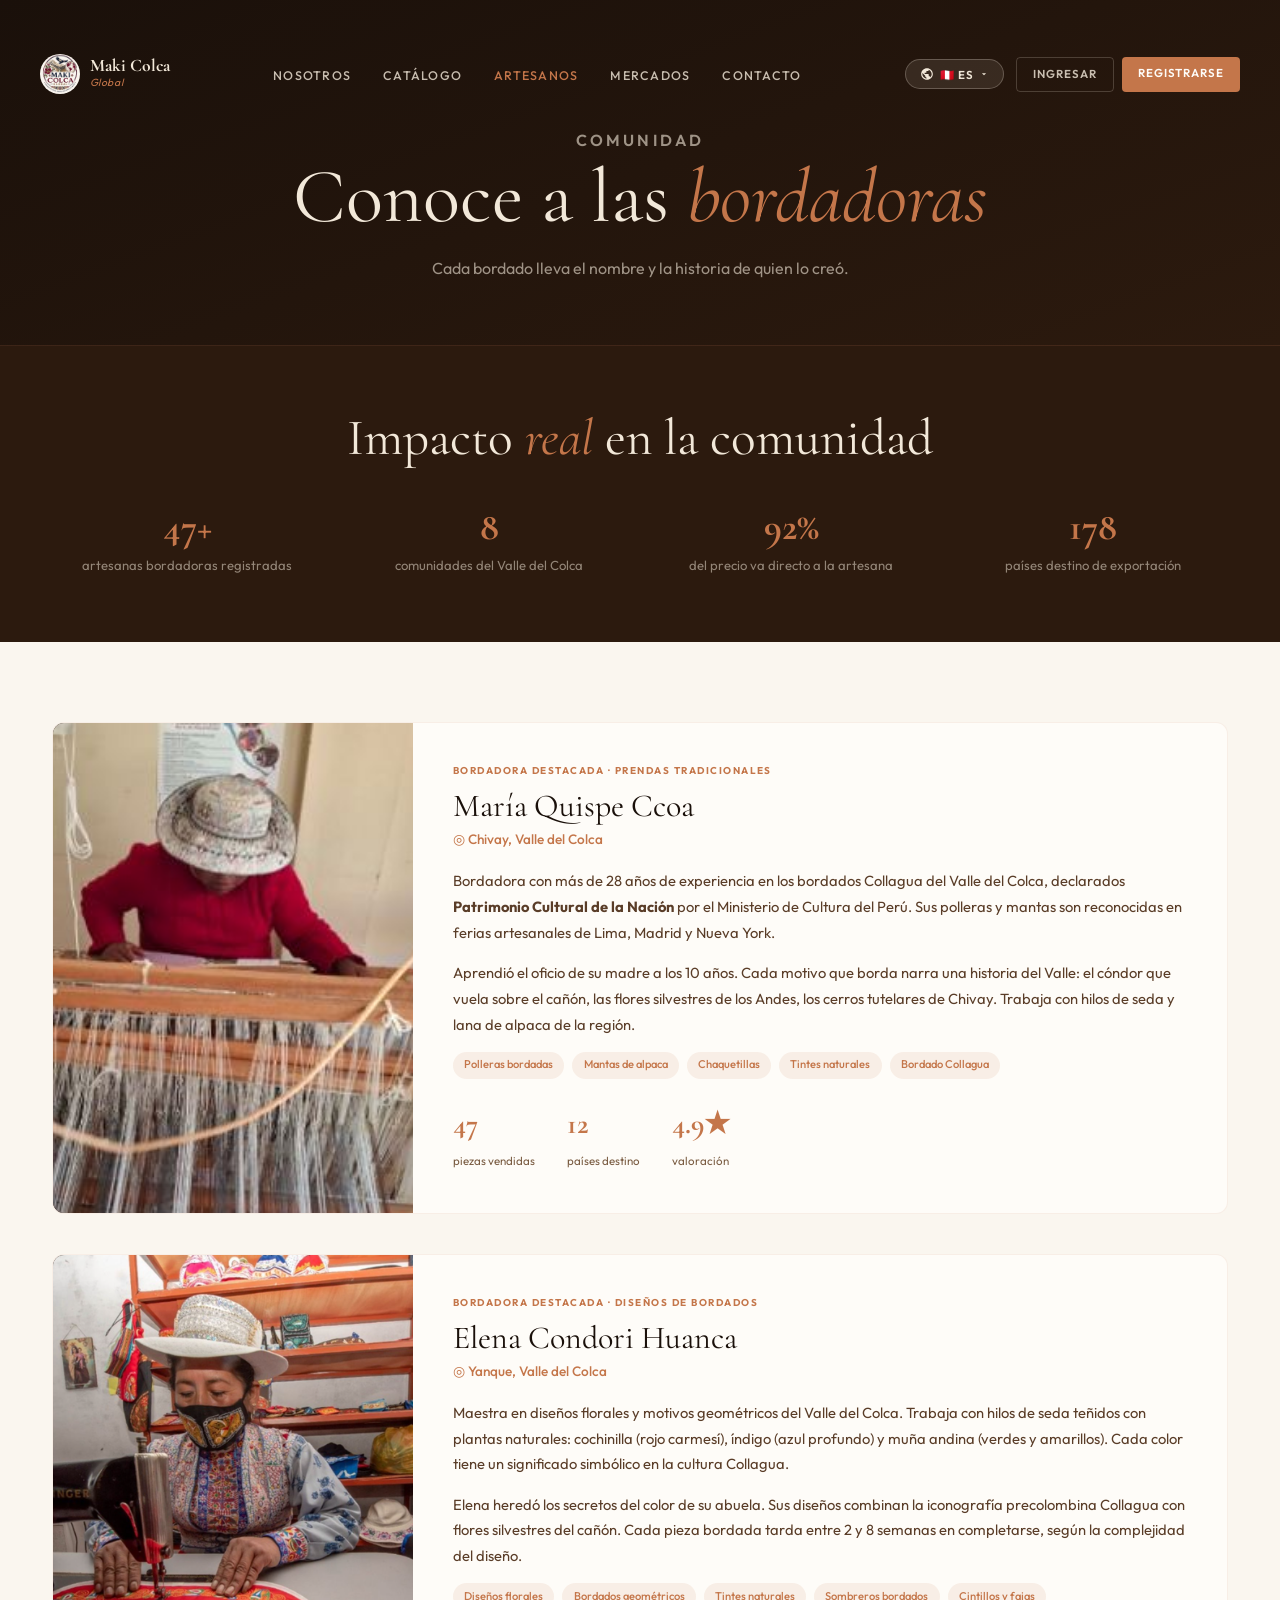
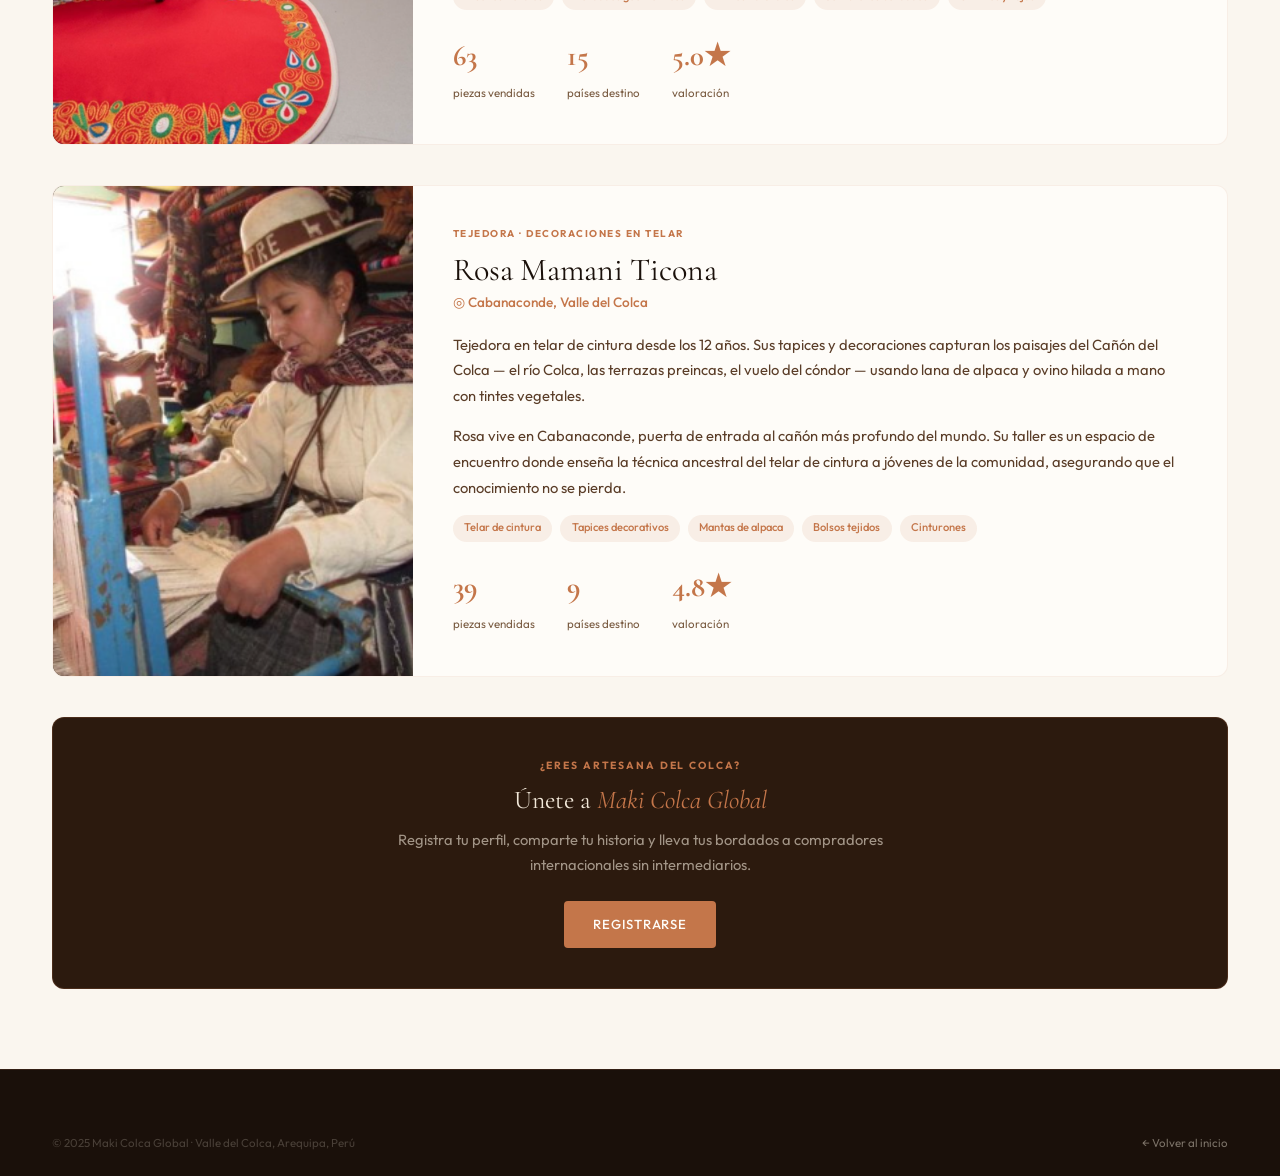
<file: pages/artesanos.html>
<!DOCTYPE html>
<html lang="es">
<head>
  <meta charset="UTF-8" />
  <meta name="viewport" content="width=device-width, initial-scale=1.0" />
  <title>Artesanas — Maki Colca Global</title>
  <link rel="stylesheet" href="../css/main.css" />
  <style>
    .page-header { background: linear-gradient(160deg,#1A100A,#2C1A0E); padding: 8rem 2.5rem 4rem; text-align: center; border-bottom: 1px solid rgba(196,118,74,.2); }
    .page-header h1 { color: var(--sand); margin-bottom: 1rem; }
    .page-header p  { color: rgba(242,232,217,.6); font-size: 1rem; max-width: 520px; margin: 0 auto; }
    .artisans-section { padding: 5rem 0; background: var(--sand-light); }

    .profile-grid { display: grid; grid-template-columns: 360px 1fr; gap: 0; background: var(--white); border-radius: var(--radius-lg); overflow: hidden; border: 1px solid rgba(196,118,74,.1); margin-bottom: 2.5rem; transition: box-shadow .3s; }
    .profile-grid:hover { box-shadow: 0 12px 48px rgba(196,118,74,.1); }
    .profile-img { position: relative; min-height: 320px; background: #2C1A0E; overflow: hidden; }
    .profile-img img { width:100%; height:100%; object-fit:cover; object-position:top; opacity:0; transition: opacity .5s ease; }
    .profile-img img.loaded { opacity:1; }
    .profile-body { padding: 2.5rem; }
    .profile-tag  { font-size:.62rem; font-weight:700; letter-spacing:.15em; text-transform:uppercase; color:var(--clay); display:block; margin-bottom:.6rem; }
    .profile-body h2 { font-size:2rem; margin-bottom:.3rem; }
    .profile-village { color:var(--clay); font-size:.85rem; font-weight:500; display:block; margin-bottom:1.1rem; }
    .profile-body p  { font-size:.92rem; color:#5a3d28; line-height:1.75; margin-bottom:.9rem; }
    .profile-skills  { display:flex; gap:.5rem; flex-wrap:wrap; margin-bottom:1.4rem; }
    .skill-tag { font-size:.7rem; padding:.28rem .7rem; background:rgba(196,118,74,.1); color:var(--clay); border-radius:20px; font-weight:500; }
    .profile-metrics { display:flex; gap:2rem; }
    .metric strong { display:block; font-family:var(--font-display); font-size:1.8rem; color:var(--clay); }
    .metric span   { font-size:.72rem; color:#7a5c42; }

    .impact-band { background:var(--bark); padding:4rem 0; text-align:center; }
    .impact-band h2 { color:var(--sand); margin-bottom:2.5rem; }
    .impact-grid { display:grid; grid-template-columns:repeat(4,1fr); gap:2rem; }
    .impact-item strong { display:block; font-family:var(--font-display); font-size:2.4rem; color:var(--clay); line-height:1; margin-bottom:.4rem; }
    .impact-item span   { font-size:.82rem; color:rgba(242,232,217,.52); }

    @media(max-width:900px){
      .profile-grid { grid-template-columns:1fr; }
      .profile-img  { min-height:240px; }
      .profile-body { padding:1.5rem; }
      .impact-grid  { grid-template-columns:repeat(2,1fr); }
    }
  </style>
</head>
<body class="page-enter">

<nav class="nav scrolled" id="nav">
  <div class="nav__logo">
    <a href="../index.html">
      <img class="nav__logo-img" src="../assets/logo.png" alt="Maki Colca Global" />
      <div class="nav__logo-text"><strong>Maki Colca</strong><span>Global</span></div>
    </a>
  </div>
  <ul class="nav__links">
    <li><a href="../index.html#nosotros" data-i18n="nav_nosotros">Nosotros</a></li>
    <li><a href="catalogo.html" data-i18n="nav_catalogo">Catálogo</a></li>
    <li><a href="#" class="active" data-i18n="nav_artesanos">Artesanos</a></li>
    <li><a href="../index.html#mercados" data-i18n="nav_mercados">Mercados</a></li>
    <li><a href="contacto.html" data-i18n="nav_contacto">Contacto</a></li>
  </ul>
  <div class="nav__right">
    <div class="lang-switcher">
      <button class="lang-btn">
        <svg viewBox="0 0 24 24" style="width:14px;height:14px;fill:currentColor"><path d="M12 2C6.48 2 2 6.48 2 12s4.48 10 10 10 10-4.48 10-10S17.52 2 12 2zm-1 17.93c-3.95-.49-7-3.85-7-7.93 0-.62.08-1.21.21-1.79L9 15v1c0 1.1.9 2 2 2v1.93zm6.9-2.54c-.26-.81-1-1.39-1.9-1.39h-1v-3c0-.55-.45-1-1-1H8v-2h2c.55 0 1-.45 1-1V7h2c1.1 0 2-.9 2-2v-.41c2.93 1.19 5 4.06 5 7.41 0 2.08-.8 3.97-2.1 5.39z"/></svg>
        <span class="lang-current">🇵🇪 ES</span>
        <svg viewBox="0 0 24 24" style="width:10px;height:10px;fill:currentColor"><path d="M7 10l5 5 5-5z"/></svg>
      </button>
      <div class="lang-dropdown">
        <div class="lang-option selected" data-lang="es"><span class="flag">🇵🇪</span> Español</div>
        <div class="lang-option" data-lang="fr"><span class="flag">🇫🇷</span> Français</div>
        <div class="lang-option" data-lang="de"><span class="flag">🇩🇪</span> Deutsch</div>
        <div class="lang-option" data-lang="en"><span class="flag">🇬🇧</span> English</div>
      </div>
    </div>
    <div class="nav__auth">
      <a href="login.html" class="login-btn" data-i18n="nav_login">Ingresar</a>
      <a href="register.html" class="register-btn" data-i18n="nav_register">Registrarse</a>
    </div>
  </div>
  <button class="nav__burger" id="navBurger" aria-label="Menú"><span></span><span></span><span></span></button>
</nav>

<div class="page-header">
  <p class="label label--center" data-i18n="art_label">Comunidad</p>
  <h1 data-i18n="art_title">Conoce a las <em>bordadoras</em></h1>
  <p data-i18n="art_desc">Cada bordado lleva el nombre y la historia de quien lo creó. Transparencia total desde el origen hasta tu hogar.</p>
</div>

<!-- IMPACT -->
<div class="impact-band">
  <div class="container">
    <h2 class="reveal">Impacto <em>real</em> en la comunidad</h2>
    <div class="impact-grid">
      <div class="impact-item reveal"><strong>47+</strong><span>artesanas bordadoras registradas</span></div>
      <div class="impact-item reveal"><strong>8</strong><span>comunidades del Valle del Colca</span></div>
      <div class="impact-item reveal"><strong>92%</strong><span>del precio va directo a la artesana</span></div>
      <div class="impact-item reveal"><strong>178</strong><span>países destino de exportación</span></div>
    </div>
  </div>
</div>

<section class="artisans-section">
  <div class="container">

    <!-- ARTESANA 1 -->
    <div class="profile-grid reveal">
      <div class="profile-img">
        <img data-src="../img/Artesano1.png" alt="María Quispe Ccoa" />
      </div>
      <div class="profile-body">
        <span class="profile-tag">Bordadora destacada · Prendas Tradicionales</span>
        <h2>María Quispe Ccoa</h2>
        <span class="profile-village">◎ Chivay, Valle del Colca</span>
        <p>Bordadora con más de 28 años de experiencia en los bordados Collagua del Valle del Colca, declarados <strong>Patrimonio Cultural de la Nación</strong> por el Ministerio de Cultura del Perú. Sus polleras y mantas son reconocidas en ferias artesanales de Lima, Madrid y Nueva York.</p>
        <p>Aprendió el oficio de su madre a los 10 años. Cada motivo que borda narra una historia del Valle: el cóndor que vuela sobre el cañón, las flores silvestres de los Andes, los cerros tutelares de Chivay. Trabaja con hilos de seda y lana de alpaca de la región.</p>
        <div class="profile-skills">
          <span class="skill-tag">Polleras bordadas</span>
          <span class="skill-tag">Mantas de alpaca</span>
          <span class="skill-tag">Chaquetillas</span>
          <span class="skill-tag">Tintes naturales</span>
          <span class="skill-tag">Bordado Collagua</span>
        </div>
        <div class="profile-metrics">
          <div class="metric"><strong>47</strong><span>piezas vendidas</span></div>
          <div class="metric"><strong>12</strong><span>países destino</span></div>
          <div class="metric"><strong>4.9★</strong><span>valoración</span></div>
        </div>
      </div>
    </div>

    <!-- ARTESANA 2 -->
    <div class="profile-grid reveal">
      <div class="profile-img">
        <img data-src="../img/Artesano2.png" alt="Elena Condori Huanca" />
      </div>
      <div class="profile-body">
        <span class="profile-tag">Bordadora destacada · Diseños de Bordados</span>
        <h2>Elena Condori Huanca</h2>
        <span class="profile-village">◎ Yanque, Valle del Colca</span>
        <p>Maestra en diseños florales y motivos geométricos del Valle del Colca. Trabaja con hilos de seda teñidos con plantas naturales: cochinilla (rojo carmesí), índigo (azul profundo) y muña andina (verdes y amarillos). Cada color tiene un significado simbólico en la cultura Collagua.</p>
        <p>Elena heredó los secretos del color de su abuela. Sus diseños combinan la iconografía precolombina Collagua con flores silvestres del cañón. Cada pieza bordada tarda entre 2 y 8 semanas en completarse, según la complejidad del diseño.</p>
        <div class="profile-skills">
          <span class="skill-tag">Diseños florales</span>
          <span class="skill-tag">Bordados geométricos</span>
          <span class="skill-tag">Tintes naturales</span>
          <span class="skill-tag">Sombreros bordados</span>
          <span class="skill-tag">Cintillos y fajas</span>
        </div>
        <div class="profile-metrics">
          <div class="metric"><strong>63</strong><span>piezas vendidas</span></div>
          <div class="metric"><strong>15</strong><span>países destino</span></div>
          <div class="metric"><strong>5.0★</strong><span>valoración</span></div>
        </div>
      </div>
    </div>

    <!-- ARTESANA 3 -->
    <div class="profile-grid reveal">
      <div class="profile-img">
        <img data-src="../img/Artesano3.png" alt="Rosa Mamani Ticona" />
      </div>
      <div class="profile-body">
        <span class="profile-tag">Tejedora · Decoraciones en Telar</span>
        <h2>Rosa Mamani Ticona</h2>
        <span class="profile-village">◎ Cabanaconde, Valle del Colca</span>
        <p>Tejedora en telar de cintura desde los 12 años. Sus tapices y decoraciones capturan los paisajes del Cañón del Colca — el río Colca, las terrazas preincas, el vuelo del cóndor — usando lana de alpaca y ovino hilada a mano con tintes vegetales.</p>
        <p>Rosa vive en Cabanaconde, puerta de entrada al cañón más profundo del mundo. Su taller es un espacio de encuentro donde enseña la técnica ancestral del telar de cintura a jóvenes de la comunidad, asegurando que el conocimiento no se pierda.</p>
        <div class="profile-skills">
          <span class="skill-tag">Telar de cintura</span>
          <span class="skill-tag">Tapices decorativos</span>
          <span class="skill-tag">Mantas de alpaca</span>
          <span class="skill-tag">Bolsos tejidos</span>
          <span class="skill-tag">Cinturones</span>
        </div>
        <div class="profile-metrics">
          <div class="metric"><strong>39</strong><span>piezas vendidas</span></div>
          <div class="metric"><strong>9</strong><span>países destino</span></div>
          <div class="metric"><strong>4.8★</strong><span>valoración</span></div>
        </div>
      </div>
    </div>

    <!-- CTA para artesanas -->
    <div class="reveal" style="background:var(--bark);border-radius:var(--radius-lg);padding:2.5rem;text-align:center;margin-top:1rem;border:1px solid rgba(196,118,74,.2)">
      <p style="font-size:.65rem;font-weight:700;letter-spacing:.18em;text-transform:uppercase;color:var(--clay);margin-bottom:.75rem">¿Eres artesana del Colca?</p>
      <h3 style="color:var(--sand);font-size:1.6rem;margin-bottom:.75rem">Únete a <em>Maki Colca Global</em></h3>
      <p style="color:rgba(242,232,217,.6);font-size:.92rem;max-width:500px;margin:0 auto 1.5rem;line-height:1.7">Registra tu perfil, comparte tu historia y lleva tus bordados a compradores internacionales sin intermediarios.</p>
      <a href="register.html" class="btn btn--primary" data-i18n="nav_register">Registrarse como artesana</a>
    </div>

  </div>
</section>

<footer class="footer">
  <div class="container">
    <div class="footer__bottom" style="border-top:none;padding-top:0">
      <p data-i18n="footer_copy">© 2025 Maki Colca Global · Valle del Colca, Arequipa, Perú</p>
      <p><a href="../index.html" style="color:rgba(242,232,217,.45)">← Volver al inicio</a></p>
    </div>
  </div>
</footer>

<script src="../js/translations.js"></script>
<script src="../js/app.js"></script>
</body>
</html>
</file>
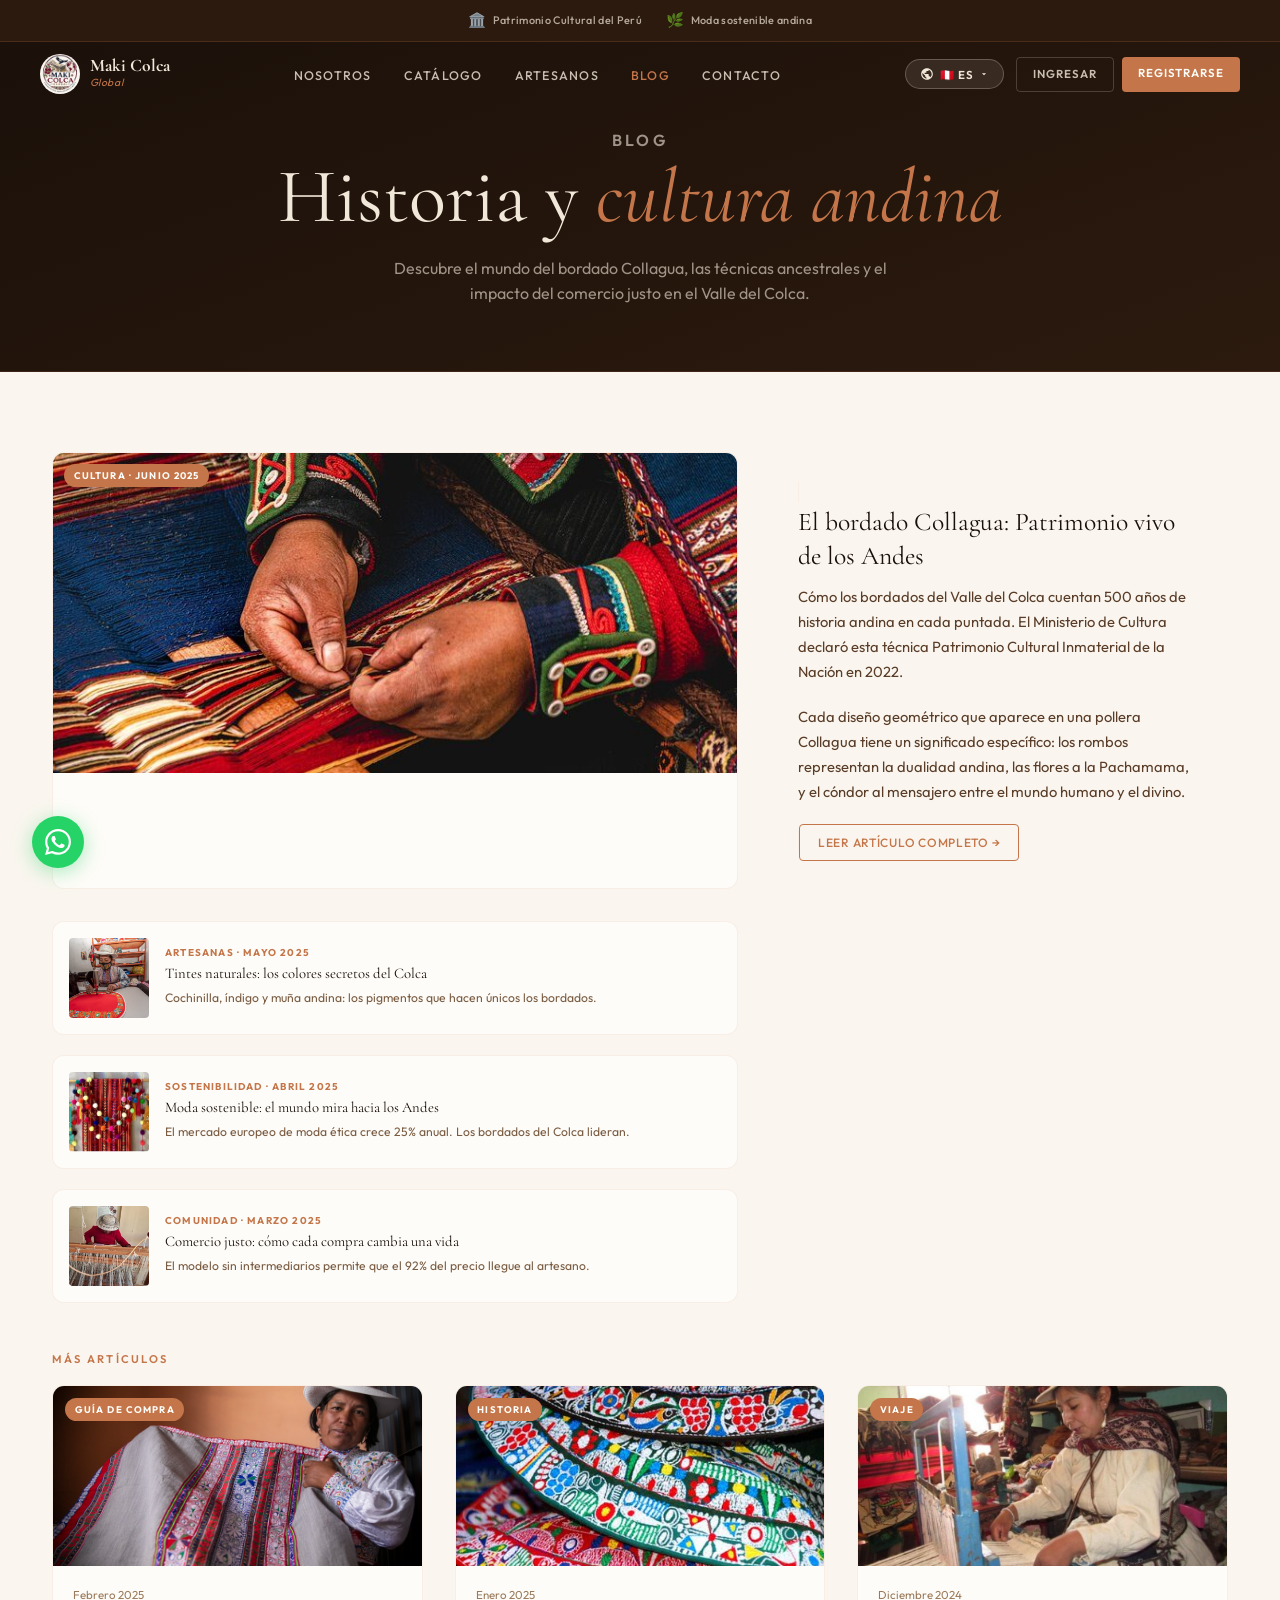
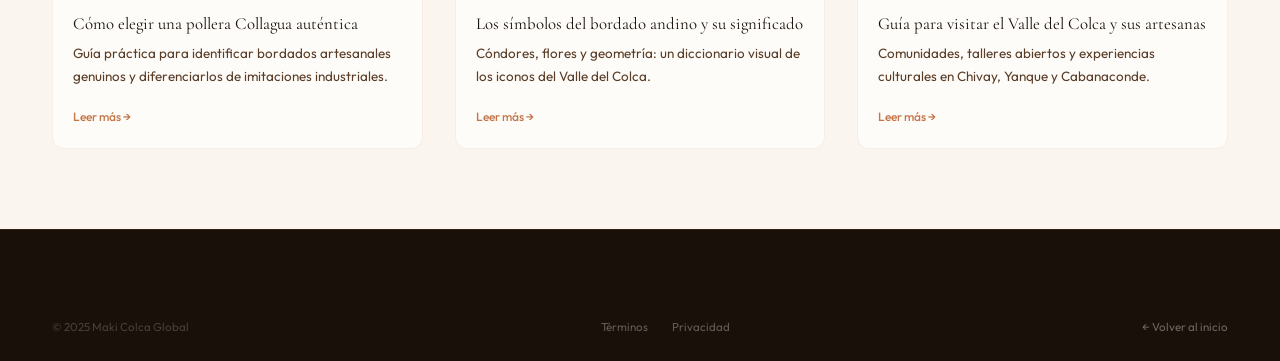
<file: pages/blog.html>
<!DOCTYPE html>
<html lang="es">
<head>
  <meta charset="UTF-8" /><meta name="viewport" content="width=device-width, initial-scale=1.0" />
  <title>Blog — Maki Colca Global</title>
  <meta name="description" content="Historia, cultura andina y sostenibilidad. Descubre el mundo del bordado Collagua del Valle del Colca, Perú." />
  <link rel="stylesheet" href="../css/main.css" />
  <style>
    .page-header{background:linear-gradient(160deg,#1A100A,#2C1A0E);padding:8rem 2.5rem 4rem;text-align:center;border-bottom:1px solid rgba(196,118,74,.2)}
    .page-header h1{color:var(--sand);margin-bottom:1rem}
    .page-header p{color:rgba(242,232,217,.6);font-size:1rem;max-width:500px;margin:0 auto}
    .blog-section{padding:5rem 0;background:var(--sand-light)}
    .blog-featured{display:grid;grid-template-columns:1.5fr 1fr;gap:2rem;margin-bottom:3rem}
    .blog-featured-card{border-radius:var(--radius-lg);overflow:hidden;background:var(--white);border:1px solid rgba(196,118,74,.1);transition:all .3s var(--ease)}
    .blog-featured-card:hover{transform:translateY(-3px);box-shadow:var(--shadow-md)}
    .blog-featured-card__img{height:320px;background:#2C1A0E;overflow:hidden;position:relative}
    .blog-featured-card__img img{width:100%;height:100%;object-fit:cover;opacity:0;transition:opacity .5s}
    .blog-featured-card__img img.loaded{opacity:1}
    .blog-featured-card__body{padding:1.75rem}
    .blog-featured-card__body .blog-card__cat{display:inline-block;font-size:.6rem;font-weight:700;letter-spacing:.12em;text-transform:uppercase;background:var(--clay);color:var(--white);padding:.25rem .6rem;border-radius:20px;margin-bottom:.75rem}
    .blog-featured-card__body h2{font-size:1.6rem;margin-bottom:.75rem;line-height:1.3}
    .blog-featured-card__body p{font-size:.92rem;color:#5a3d28;line-height:1.7;margin-bottom:1.25rem}
    .blog-side{display:flex;flex-direction:column;gap:1.25rem}
    .blog-side-card{display:flex;gap:1rem;background:var(--white);border-radius:var(--radius-lg);overflow:hidden;border:1px solid rgba(196,118,74,.1);padding:1rem;transition:all .3s var(--ease)}
    .blog-side-card:hover{transform:translateX(3px);box-shadow:var(--shadow-sm)}
    .blog-side-card__img{width:80px;height:80px;border-radius:var(--radius);background:#2C1A0E;overflow:hidden;flex-shrink:0}
    .blog-side-card__img img{width:100%;height:100%;object-fit:cover;opacity:0;transition:opacity .5s}
    .blog-side-card__img img.loaded{opacity:1}
    .blog-side-card__body h3{font-size:.92rem;margin-bottom:.3rem;line-height:1.3}
    .blog-side-card__body p{font-size:.78rem;color:#7a5c42}
    @media(max-width:768px){.blog-featured{grid-template-columns:1fr}}
  </style>
</head>
<body class="page-enter">

<div class="trust-bar"><div class="trust-bar__inner"><div class="trust-item"><span>🏛️</span><span>Patrimonio Cultural del Perú</span></div><div class="trust-item"><span>🌿</span><span>Moda sostenible andina</span></div></div></div>

<nav class="nav scrolled" id="nav">
  <div class="nav__logo"><a href="../index.html"><img class="nav__logo-img" src="../assets/logo.png" alt="Maki Colca Global" /><div class="nav__logo-text"><strong>Maki Colca</strong><span>Global</span></div></a></div>
  <ul class="nav__links">
    <li><a href="../index.html#nosotros" data-i18n="nav_nosotros">Nosotros</a></li>
    <li><a href="catalogo.html" data-i18n="nav_catalogo">Catálogo</a></li>
    <li><a href="artesanos.html" data-i18n="nav_artesanos">Artesanos</a></li>
    <li><a href="#" class="active" data-i18n="nav_blog">Blog</a></li>
    <li><a href="contacto.html" data-i18n="nav_contacto">Contacto</a></li>
  </ul>
  <div class="nav__right">
    <div class="lang-switcher"><button class="lang-btn"><svg viewBox="0 0 24 24" style="width:14px;height:14px;fill:currentColor"><path d="M12 2C6.48 2 2 6.48 2 12s4.48 10 10 10 10-4.48 10-10S17.52 2 12 2zm-1 17.93c-3.95-.49-7-3.85-7-7.93 0-.62.08-1.21.21-1.79L9 15v1c0 1.1.9 2 2 2v1.93zm6.9-2.54c-.26-.81-1-1.39-1.9-1.39h-1v-3c0-.55-.45-1-1-1H8v-2h2c.55 0 1-.45 1-1V7h2c1.1 0 2-.9 2-2v-.41c2.93 1.19 5 4.06 5 7.41 0 2.08-.8 3.97-2.1 5.39z"/></svg><span class="lang-current">🇵🇪 ES</span><svg viewBox="0 0 24 24" style="width:10px;height:10px;fill:currentColor"><path d="M7 10l5 5 5-5z"/></svg></button><div class="lang-dropdown"><div class="lang-option selected" data-lang="es"><span class="flag">🇵🇪</span> Español</div><div class="lang-option" data-lang="fr"><span class="flag">🇫🇷</span> Français</div><div class="lang-option" data-lang="de"><span class="flag">🇩🇪</span> Deutsch</div><div class="lang-option" data-lang="en"><span class="flag">🇬🇧</span> English</div></div></div>
    <div class="nav__auth"><a href="login.html" class="login-btn" data-i18n="nav_login">Ingresar</a><a href="register.html" class="register-btn" data-i18n="nav_register">Registrarse</a></div>
  </div>
  <button class="nav__burger" id="navBurger"><span></span><span></span><span></span></button>
</nav>

<div class="page-header">
  <p class="label label--center">Blog</p>
  <h1>Historia y <em>cultura andina</em></h1>
  <p>Descubre el mundo del bordado Collagua, las técnicas ancestrales y el impacto del comercio justo en el Valle del Colca.</p>
</div>

<section class="blog-section">
  <div class="container">

    <!-- Featured -->
    <div class="blog-featured reveal">
      <a href="#" class="blog-featured-card">
        <div class="blog-featured-card__img"><img data-src="../img/Bordado_Tradicional.jpg" alt="Bordado Collagua" /></div>
        <div class="blog-featured-card__body">
          <span class="blog-card__cat">Cultura · Junio 2025</span>
          <h2>El bordado Collagua: Patrimonio vivo de los Andes</h2>
          <p>Cómo los bordados del Valle del Colca cuentan 500 años de historia andina en cada puntada. El Ministerio de Cultura declaró esta técnica Patrimonio Cultural Inmaterial de la Nación en 2022.</p>
          <p>Cada diseño geométrico que aparece en una pollera Collagua tiene un significado específico: los rombos representan la dualidad andina, las flores a la Pachamama, y el cóndor al mensajero entre el mundo humano y el divino.</p>
          <a href="#" class="btn btn--outline btn--sm">Leer artículo completo →</a>
        </div>
      </a>
      <div class="blog-side">
        <a href="#" class="blog-side-card">
          <div class="blog-side-card__img"><img data-src="../img/Artesano2.png" alt="Tintes naturales" /></div>
          <div class="blog-side-card__body">
            <span style="font-size:.62rem;font-weight:700;letter-spacing:.12em;text-transform:uppercase;color:var(--clay)">Artesanas · Mayo 2025</span>
            <h3>Tintes naturales: los colores secretos del Colca</h3>
            <p style="font-size:.76rem;color:#7a5c42">Cochinilla, índigo y muña andina: los pigmentos que hacen únicos los bordados.</p>
          </div>
        </a>
        <a href="#" class="blog-side-card">
          <div class="blog-side-card__img"><img data-src="../img/Decoraciones_en_Telar.jpg" alt="Telar" /></div>
          <div class="blog-side-card__body">
            <span style="font-size:.62rem;font-weight:700;letter-spacing:.12em;text-transform:uppercase;color:var(--clay)">Sostenibilidad · Abril 2025</span>
            <h3>Moda sostenible: el mundo mira hacia los Andes</h3>
            <p style="font-size:.76rem;color:#7a5c42">El mercado europeo de moda ética crece 25% anual. Los bordados del Colca lideran.</p>
          </div>
        </a>
        <a href="#" class="blog-side-card">
          <div class="blog-side-card__img"><img data-src="../img/Artesano1.png" alt="Artesana" /></div>
          <div class="blog-side-card__body">
            <span style="font-size:.62rem;font-weight:700;letter-spacing:.12em;text-transform:uppercase;color:var(--clay)">Comunidad · Marzo 2025</span>
            <h3>Comercio justo: cómo cada compra cambia una vida</h3>
            <p style="font-size:.76rem;color:#7a5c42">El modelo sin intermediarios permite que el 92% del precio llegue al artesano.</p>
          </div>
        </a>
      </div>
    </div>

    <!-- More posts -->
    <p class="label reveal" style="margin-top:3rem">Más artículos</p>
    <div class="blog-grid reveal">
      <a href="#" class="blog-card">
        <div class="blog-card__img"><img data-src="../img/ROPA1.png" alt="Pollera" /><span class="blog-card__cat">Guía de compra</span></div>
        <div class="blog-card__body"><div class="blog-card__date">Febrero 2025</div><h3>Cómo elegir una pollera Collagua auténtica</h3><p>Guía práctica para identificar bordados artesanales genuinos y diferenciarlos de imitaciones industriales.</p><span class="blog-card__link">Leer más →</span></div>
      </a>
      <a href="#" class="blog-card">
        <div class="blog-card__img"><img data-src="../img/bordado1.png" alt="Bordado" /><span class="blog-card__cat">Historia</span></div>
        <div class="blog-card__body"><div class="blog-card__date">Enero 2025</div><h3>Los símbolos del bordado andino y su significado</h3><p>Cóndores, flores y geometría: un diccionario visual de los iconos del Valle del Colca.</p><span class="blog-card__link">Leer más →</span></div>
      </a>
      <a href="#" class="blog-card">
        <div class="blog-card__img"><img data-src="../img/Artesano3.png" alt="Tejedora" /><span class="blog-card__cat">Viaje</span></div>
        <div class="blog-card__body"><div class="blog-card__date">Diciembre 2024</div><h3>Guía para visitar el Valle del Colca y sus artesanas</h3><p>Comunidades, talleres abiertos y experiencias culturales en Chivay, Yanque y Cabanaconde.</p><span class="blog-card__link">Leer más →</span></div>
      </a>
    </div>

  </div>
</section>

<a href="https://wa.me/51954000000" class="whatsapp-float" target="_blank" aria-label="WhatsApp"><svg viewBox="0 0 24 24" fill="currentColor" width="26" height="26"><path d="M17.472 14.382c-.297-.149-1.758-.867-2.03-.967-.273-.099-.471-.148-.67.15-.197.297-.767.966-.94 1.164-.173.199-.347.223-.644.075-.297-.15-1.255-.463-2.39-1.475-.883-.788-1.48-1.761-1.653-2.059-.173-.297-.018-.458.13-.606.134-.133.298-.347.446-.52.149-.174.198-.298.298-.497.099-.198.05-.371-.025-.52-.075-.149-.669-1.612-.916-2.207-.242-.579-.487-.5-.669-.51-.173-.008-.371-.01-.57-.01-.198 0-.52.074-.792.372-.272.297-1.04 1.016-1.04 2.479 0 1.462 1.065 2.875 1.213 3.074.149.198 2.096 3.2 5.077 4.487.709.306 1.262.489 1.694.625.712.227 1.36.195 1.871.118.571-.085 1.758-.719 2.006-1.413.248-.694.248-1.289.173-1.413-.074-.124-.272-.198-.57-.347m-5.421 7.403h-.004a9.87 9.87 0 01-5.031-1.378l-.361-.214-3.741.982.998-3.648-.235-.374a9.86 9.86 0 01-1.51-5.26c.001-5.45 4.436-9.884 9.888-9.884 2.64 0 5.122 1.03 6.988 2.898a9.825 9.825 0 012.893 6.994c-.003 5.45-4.437 9.884-9.885 9.884m8.413-18.297A11.815 11.815 0 0012.05 0C5.495 0 .16 5.335.157 11.892c0 2.096.547 4.142 1.588 5.945L.057 24l6.305-1.654a11.882 11.882 0 005.683 1.448h.005c6.554 0 11.89-5.335 11.893-11.893a11.821 11.821 0 00-3.48-8.413z"/></svg><span class="whatsapp-float__tooltip">¿Tienes dudas?</span></a>

<footer class="footer"><div class="container"><div class="footer__bottom" style="border-top:none"><p>© 2025 Maki Colca Global</p><div class="footer__legal-links"><a href="terminos.html">Términos</a><a href="privacidad.html">Privacidad</a></div><p><a href="../index.html" style="color:rgba(242,232,217,.4)">← Volver al inicio</a></p></div></div></footer>

<script src="../js/translations.js"></script>
<script src="../js/app.js"></script>
</body>
</html>
</file>
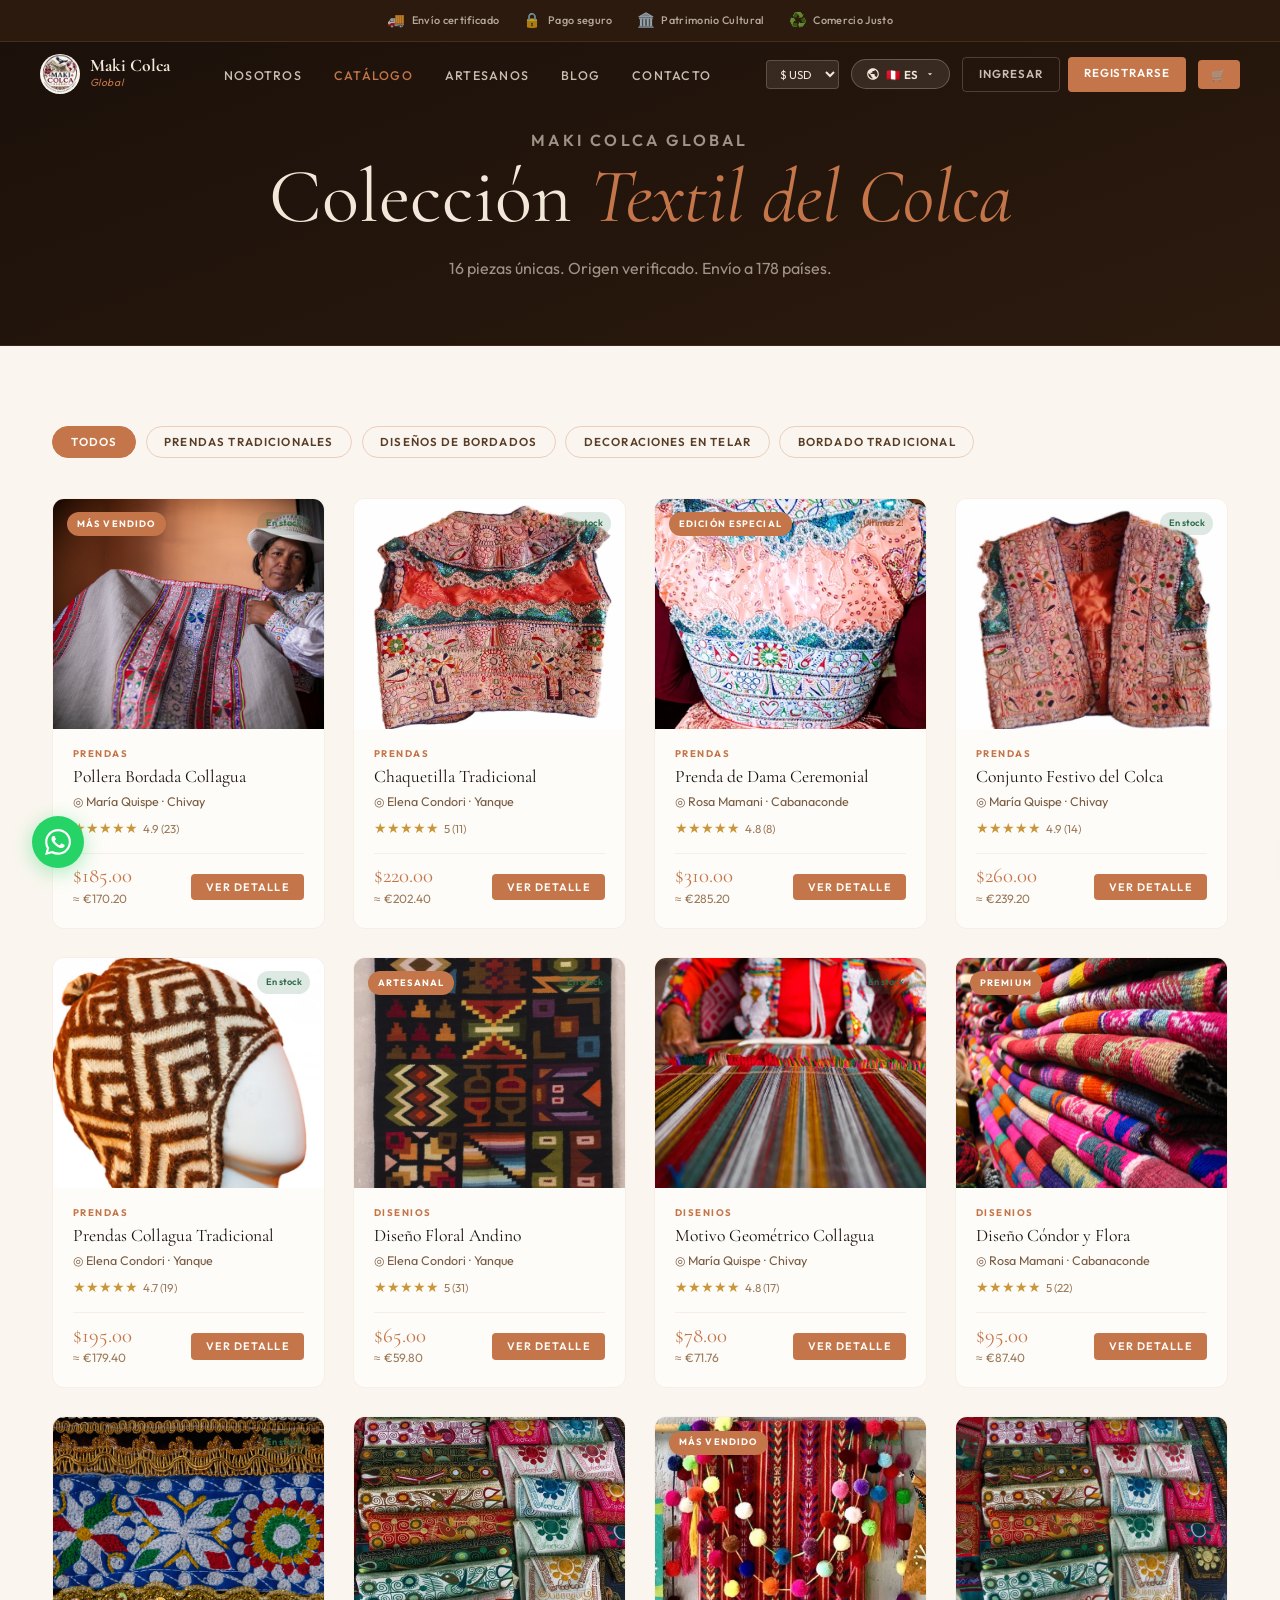
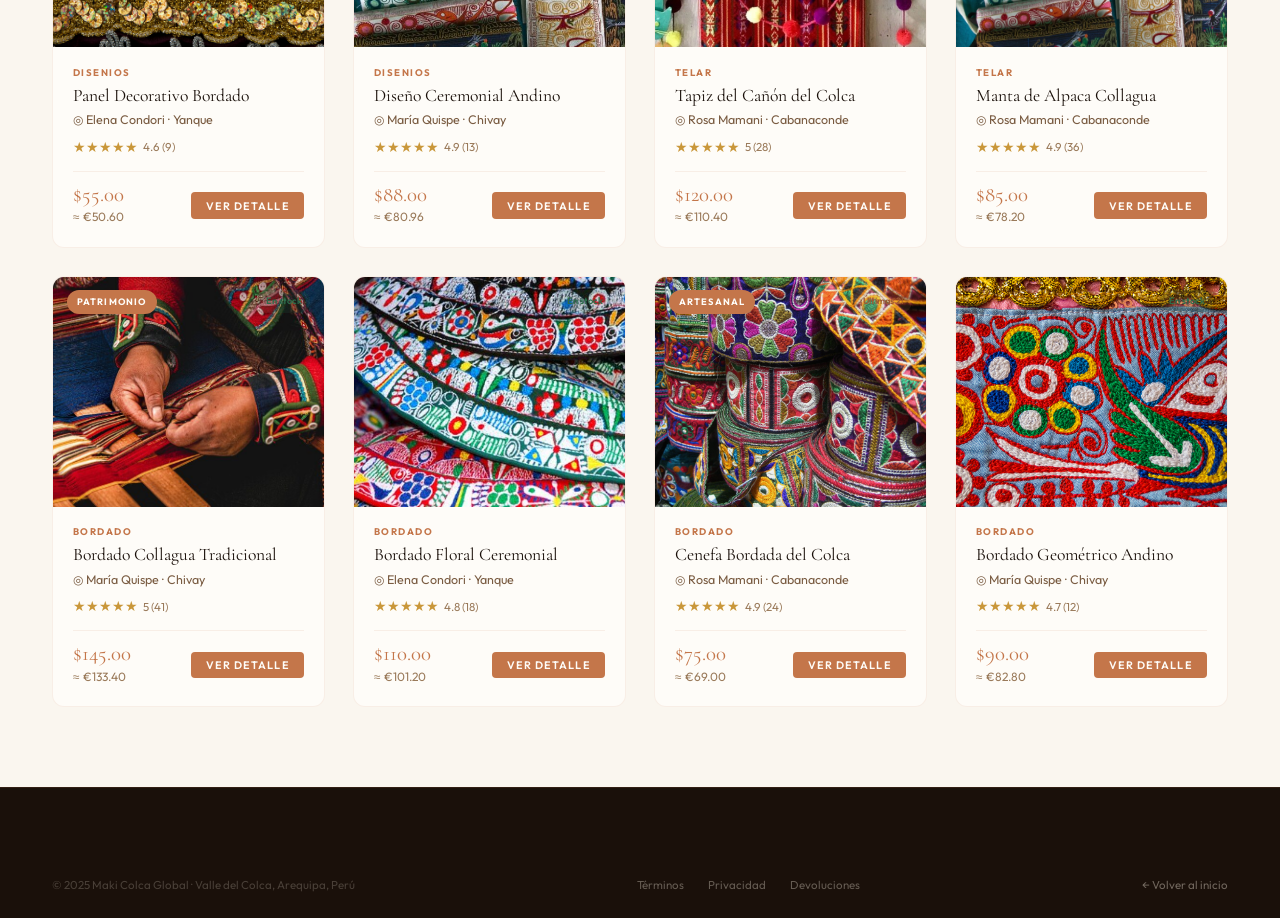
<file: pages/catalogo.html>
<!DOCTYPE html>
<html lang="es">
<head>
  <meta charset="UTF-8" /><meta name="viewport" content="width=device-width, initial-scale=1.0" />
  <title>Catálogo — Maki Colca Global</title>
  <meta name="description" content="Bordados artesanales del Valle del Colca: Prendas tradicionales, diseños Collagua, tapices y más. Envío internacional." />
  <link rel="stylesheet" href="../css/main.css" />
  <style>
    .page-header{background:linear-gradient(160deg,#1A100A,#2C1A0E);padding:8rem 2.5rem 4rem;text-align:center;border-bottom:1px solid rgba(196,118,74,.2)}
    .page-header h1{color:var(--sand);margin-bottom:1rem}
    .page-header p{color:rgba(242,232,217,.6);font-size:1rem;max-width:500px;margin:0 auto}
    .catalog-section{padding:5rem 0;background:var(--sand-light);min-height:60vh}
    .empty-state{text-align:center;padding:4rem 2rem;color:#7a5c42}
  </style>
</head>
<body class="page-enter">

<div class="trust-bar"><div class="trust-bar__inner"><div class="trust-item"><span>🚚</span><span>Envío certificado</span></div><div class="trust-item"><span>🔒</span><span>Pago seguro</span></div><div class="trust-item"><span>🏛️</span><span>Patrimonio Cultural</span></div><div class="trust-item"><span>♻️</span><span>Comercio Justo</span></div></div></div>

<nav class="nav scrolled" id="nav">
  <div class="nav__logo"><a href="../index.html"><img class="nav__logo-img" src="../assets/logo.png" alt="Maki Colca Global" /><div class="nav__logo-text"><strong>Maki Colca</strong><span>Global</span></div></a></div>
  <ul class="nav__links">
    <li><a href="../index.html#nosotros" data-i18n="nav_nosotros">Nosotros</a></li>
    <li><a href="#" class="active" data-i18n="nav_catalogo">Catálogo</a></li>
    <li><a href="artesanos.html" data-i18n="nav_artesanos">Artesanos</a></li>
    <li><a href="blog.html" data-i18n="nav_blog">Blog</a></li>
    <li><a href="contacto.html" data-i18n="nav_contacto">Contacto</a></li>
  </ul>
  <div class="nav__right">
    <select class="currency-select" id="currencySelect"><option value="USD">$ USD</option><option value="EUR">€ EUR</option><option value="GBP">£ GBP</option></select>
    <div class="lang-switcher"><button class="lang-btn"><svg viewBox="0 0 24 24" style="width:14px;height:14px;fill:currentColor"><path d="M12 2C6.48 2 2 6.48 2 12s4.48 10 10 10 10-4.48 10-10S17.52 2 12 2zm-1 17.93c-3.95-.49-7-3.85-7-7.93 0-.62.08-1.21.21-1.79L9 15v1c0 1.1.9 2 2 2v1.93zm6.9-2.54c-.26-.81-1-1.39-1.9-1.39h-1v-3c0-.55-.45-1-1-1H8v-2h2c.55 0 1-.45 1-1V7h2c1.1 0 2-.9 2-2v-.41c2.93 1.19 5 4.06 5 7.41 0 2.08-.8 3.97-2.1 5.39z"/></svg><span class="lang-current">🇵🇪 ES</span><svg viewBox="0 0 24 24" style="width:10px;height:10px;fill:currentColor"><path d="M7 10l5 5 5-5z"/></svg></button><div class="lang-dropdown"><div class="lang-option selected" data-lang="es"><span class="flag">🇵🇪</span> Español</div><div class="lang-option" data-lang="fr"><span class="flag">🇫🇷</span> Français</div><div class="lang-option" data-lang="de"><span class="flag">🇩🇪</span> Deutsch</div><div class="lang-option" data-lang="en"><span class="flag">🇬🇧</span> English</div></div></div>
    <div class="nav__auth"><a href="login.html" class="login-btn" data-i18n="nav_login">Ingresar</a><a href="register.html" class="register-btn" data-i18n="nav_register">Registrarse</a></div>
    <button class="cart-btn" onclick="openCart()" aria-label="Carrito">🛒 <span class="cart-count" style="display:none">0</span></button>
  </div>
  <button class="nav__burger" id="navBurger"><span></span><span></span><span></span></button>
</nav>

<div class="page-header">
  <p class="label label--center">Maki Colca Global</p>
  <h1 data-i18n="cat_title">Colección <em>Textil del Colca</em></h1>
  <p>16 piezas únicas. Origen verificado. Envío a 178 países.</p>
</div>

<section class="catalog-section">
  <div class="container">
    <div class="filter-bar" id="filterBar">
      <button class="filter-btn active" data-filter="all" data-i18n="cat_filter_all">Todos</button>
      <button class="filter-btn" data-filter="prendas"  data-i18n="cat_filter1">Prendas Tradicionales</button>
      <button class="filter-btn" data-filter="disenios" data-i18n="cat_filter2">Diseños de Bordados</button>
      <button class="filter-btn" data-filter="telar"    data-i18n="cat_filter3">Decoraciones en Telar</button>
      <button class="filter-btn" data-filter="bordado"  data-i18n="cat_filter4">Bordado Tradicional</button>
    </div>
    <div class="products-grid" id="productsGrid"></div>
  </div>
</section>

<!-- Cart sidebar & overlay (same as index) -->
<div class="cart-overlay" id="cartOverlay"></div>
<div class="cart-sidebar" id="cartSidebar">
  <div class="cart-sidebar__head"><h3>🛒 Tu carrito</h3><button class="cart-close" id="cartClose">✕</button></div>
  <div class="cart-items" id="cartItems"></div>
  <div class="cart-sidebar__foot">
    <div class="cart-shipping"><label>País de envío</label><select id="shippingCountry"><option value="">Selecciona tu país...</option><option value="PE">🇵🇪 Perú — $8 USD</option><option value="US">🇺🇸 Estados Unidos — $22</option><option value="FR">🇫🇷 Francia — $22</option><option value="DE">🇩🇪 Alemania — $22</option><option value="GB">🇬🇧 Reino Unido — $22</option><option value="JP">🇯🇵 Japón — $22</option></select></div>
    <div class="cart-totals"><div class="cart-row"><span>Subtotal</span><span id="cartSubtotal">—</span></div><div class="cart-row"><span>Envío</span><span id="cartShipping">—</span></div><div class="cart-row cart-row--total"><span>Total</span><span id="cartTotal"><span class="price">—</span></span></div></div>
    <button class="btn btn--primary btn--full" onclick="showToast('🎉 ¡Pedido iniciado!','Redirigiendo a pago seguro...')">Proceder al pago</button>
    <p style="font-size:.72rem;color:#9a7a5a;text-align:center;margin-top:.75rem">🔒 Pago seguro · SSL encriptado</p>
  </div>
</div>

<a href="https://wa.me/51954000000" class="whatsapp-float" target="_blank" aria-label="WhatsApp"><svg viewBox="0 0 24 24" fill="currentColor" width="26" height="26"><path d="M17.472 14.382c-.297-.149-1.758-.867-2.03-.967-.273-.099-.471-.148-.67.15-.197.297-.767.966-.94 1.164-.173.199-.347.223-.644.075-.297-.15-1.255-.463-2.39-1.475-.883-.788-1.48-1.761-1.653-2.059-.173-.297-.018-.458.13-.606.134-.133.298-.347.446-.52.149-.174.198-.298.298-.497.099-.198.05-.371-.025-.52-.075-.149-.669-1.612-.916-2.207-.242-.579-.487-.5-.669-.51-.173-.008-.371-.01-.57-.01-.198 0-.52.074-.792.372-.272.297-1.04 1.016-1.04 2.479 0 1.462 1.065 2.875 1.213 3.074.149.198 2.096 3.2 5.077 4.487.709.306 1.262.489 1.694.625.712.227 1.36.195 1.871.118.571-.085 1.758-.719 2.006-1.413.248-.694.248-1.289.173-1.413-.074-.124-.272-.198-.57-.347m-5.421 7.403h-.004a9.87 9.87 0 01-5.031-1.378l-.361-.214-3.741.982.998-3.648-.235-.374a9.86 9.86 0 01-1.51-5.26c.001-5.45 4.436-9.884 9.888-9.884 2.64 0 5.122 1.03 6.988 2.898a9.825 9.825 0 012.893 6.994c-.003 5.45-4.437 9.884-9.885 9.884m8.413-18.297A11.815 11.815 0 0012.05 0C5.495 0 .16 5.335.157 11.892c0 2.096.547 4.142 1.588 5.945L.057 24l6.305-1.654a11.882 11.882 0 005.683 1.448h.005c6.554 0 11.89-5.335 11.893-11.893a11.821 11.821 0 00-3.48-8.413z"/></svg><span class="whatsapp-float__tooltip">¿Tienes dudas?</span></a>
<div class="toast" id="toast"><div class="toast__title"></div><div class="toast__msg"></div></div>

<footer class="footer">
  <div class="container">
    <div class="footer__bottom" style="border-top:none;padding-top:1.5rem">
      <p data-i18n="footer_copy">© 2025 Maki Colca Global</p>
      <div class="footer__legal-links"><a href="terminos.html">Términos</a><a href="privacidad.html">Privacidad</a><a href="devoluciones.html">Devoluciones</a></div>
      <p><a href="../index.html" style="color:rgba(242,232,217,.4)">← Volver al inicio</a></p>
    </div>
  </div>
</footer>

<script src="../js/translations.js"></script>
<script src="../js/app.js"></script>
<script>
// Product data with stock and ratings
const products = [
  {id:'p1',cat:'prendas',badge:'Más vendido',name:'Pollera Bordada Collagua',artisan:'María Quispe · Chivay',price:185,stock:'ok',stockLabel:'En stock',rating:4.9,reviews:23,photo:'../img/ROPA1.png'},
  {id:'p2',cat:'prendas',badge:null,name:'Chaquetilla Tradicional',artisan:'Elena Condori · Yanque',price:220,stock:'ok',stockLabel:'En stock',rating:5.0,reviews:11,photo:'../img/ROPA2.png'},
  {id:'p3',cat:'prendas',badge:'Edición especial',name:'Prenda de Dama Ceremonial',artisan:'Rosa Mamani · Cabanaconde',price:310,stock:'low',stockLabel:'¡Últimas 2!',rating:4.8,reviews:8,photo:'../img/prenda_dama.png'},
  {id:'p4',cat:'prendas',badge:null,name:'Conjunto Festivo del Colca',artisan:'María Quispe · Chivay',price:260,stock:'ok',stockLabel:'En stock',rating:4.9,reviews:14,photo:'../img/ROPA3.png'},
  {id:'p5',cat:'prendas',badge:null,name:'Prendas Collagua Tradicional',artisan:'Elena Condori · Yanque',price:195,stock:'ok',stockLabel:'En stock',rating:4.7,reviews:19,photo:'../img/Prendas_Tradicionales.png'},
  {id:'d1',cat:'disenios',badge:'Artesanal',name:'Diseño Floral Andino',artisan:'Elena Condori · Yanque',price:65,stock:'ok',stockLabel:'En stock',rating:5.0,reviews:31,photo:'../img/Disenios_bordados.png'},
  {id:'d2',cat:'disenios',badge:null,name:'Motivo Geométrico Collagua',artisan:'María Quispe · Chivay',price:78,stock:'ok',stockLabel:'En stock',rating:4.8,reviews:17,photo:'../img/Disenios_bordados1.png'},
  {id:'d3',cat:'disenios',badge:'Premium',name:'Diseño Cóndor y Flora',artisan:'Rosa Mamani · Cabanaconde',price:95,stock:'low',stockLabel:'¡Últimas 3!',rating:5.0,reviews:22,photo:'../img/Disenios_bordados2.png'},
  {id:'d4',cat:'disenios',badge:null,name:'Panel Decorativo Bordado',artisan:'Elena Condori · Yanque',price:55,stock:'ok',stockLabel:'En stock',rating:4.6,reviews:9,photo:'../img/Disenio1.png'},
  {id:'d5',cat:'disenios',badge:null,name:'Diseño Ceremonial Andino',artisan:'María Quispe · Chivay',price:88,stock:'ok',stockLabel:'En stock',rating:4.9,reviews:13,photo:'../img/Disenio3.png'},
  {id:'t1',cat:'telar',badge:'Más vendido',name:'Tapiz del Cañón del Colca',artisan:'Rosa Mamani · Cabanaconde',price:120,stock:'ok',stockLabel:'En stock',rating:5.0,reviews:28,photo:'../img/Decoraciones_en_Telar.jpg'},
  {id:'t2',cat:'telar',badge:null,name:'Manta de Alpaca Collagua',artisan:'Rosa Mamani · Cabanaconde',price:85,stock:'ok',stockLabel:'En stock',rating:4.9,reviews:36,photo:'../img/MantadeAlpacaCollagua.png'},
  {id:'b1',cat:'bordado',badge:'Patrimonio',name:'Bordado Collagua Tradicional',artisan:'María Quispe · Chivay',price:145,stock:'ok',stockLabel:'En stock',rating:5.0,reviews:41,photo:'../img/Bordado_Tradicional.jpg'},
  {id:'b2',cat:'bordado',badge:null,name:'Bordado Floral Ceremonial',artisan:'Elena Condori · Yanque',price:110,stock:'ok',stockLabel:'En stock',rating:4.8,reviews:18,photo:'../img/bordado1.png'},
  {id:'b3',cat:'bordado',badge:'Artesanal',name:'Cenefa Bordada del Colca',artisan:'Rosa Mamani · Cabanaconde',price:75,stock:'low',stockLabel:'¡Últimas 2!',rating:4.9,reviews:24,photo:'../img/Bordado2.png'},
  {id:'b4',cat:'bordado',badge:null,name:'Bordado Geométrico Andino',artisan:'María Quispe · Chivay',price:90,stock:'ok',stockLabel:'En stock',rating:4.7,reviews:12,photo:'../img/bordado3.png'},
];

const stars = r => '★'.repeat(Math.round(r)) + '☆'.repeat(5-Math.round(r));

function renderProducts(filter) {
  const grid = document.getElementById('productsGrid');
  const list = filter === 'all' ? products : products.filter(p => p.cat === filter);
  if (!list.length) { grid.innerHTML = '<div class="empty-state"><h3>Sin resultados</h3></div>'; return; }

  grid.innerHTML = list.map((p,i) => `
    <div class="product-card" style="animation:fadeUp .55s ease ${i*.06}s both">
      <div class="product-card__img">
        ${p.badge ? `<span class="product-card__badge">${p.badge}</span>` : ''}
        <span class="product-card__stock stock--${p.stock}">${p.stockLabel}</span>
        <img data-src="${p.photo}" alt="${p.name}" />
      </div>
      <div class="product-card__body">
        <div class="product-card__cat">${p.cat}</div>
        <h3>${p.name}</h3>
        <p class="product-card__artisan">◎ ${p.artisan}</p>
        <div class="product-card__stars">
          <span class="stars">${stars(p.rating)}</span>
          <span class="stars-count">${p.rating} (${p.reviews})</span>
        </div>
        <div class="product-card__footer">
          <div class="product-card__prices">
            <span class="product-card__price" data-usd="${p.price}">${fmtPrice(p.price)}</span>
            <span class="product-card__price-eur" data-usd-secondary="${p.price}">≈ €${(p.price*0.92).toFixed(2)}</span>
          </div>
          <button class="product-card__btn" onclick="addToCart({id:'${p.id}',name:'${p.name}',artisan:'${p.artisan}',price:${p.price},img:'${p.photo}',qty:1})" data-i18n="btn_detail">+ Carrito</button>
        </div>
      </div>
    </div>`).join('');
  lazyLoadImages(grid);
  if (window.applyTranslations) applyTranslations();
}

document.getElementById('filterBar').addEventListener('click', e => {
  const btn = e.target.closest('.filter-btn');
  if (!btn) return;
  document.querySelectorAll('.filter-btn').forEach(b => b.classList.remove('active'));
  btn.classList.add('active');
  renderProducts(btn.dataset.filter);
});

renderProducts('all');
const urlCat = new URLSearchParams(location.search).get('cat');
if (urlCat) { const btn = document.querySelector(`[data-filter="${urlCat}"]`); if (btn) btn.click(); }
</script>
</body>
</html>
</file>
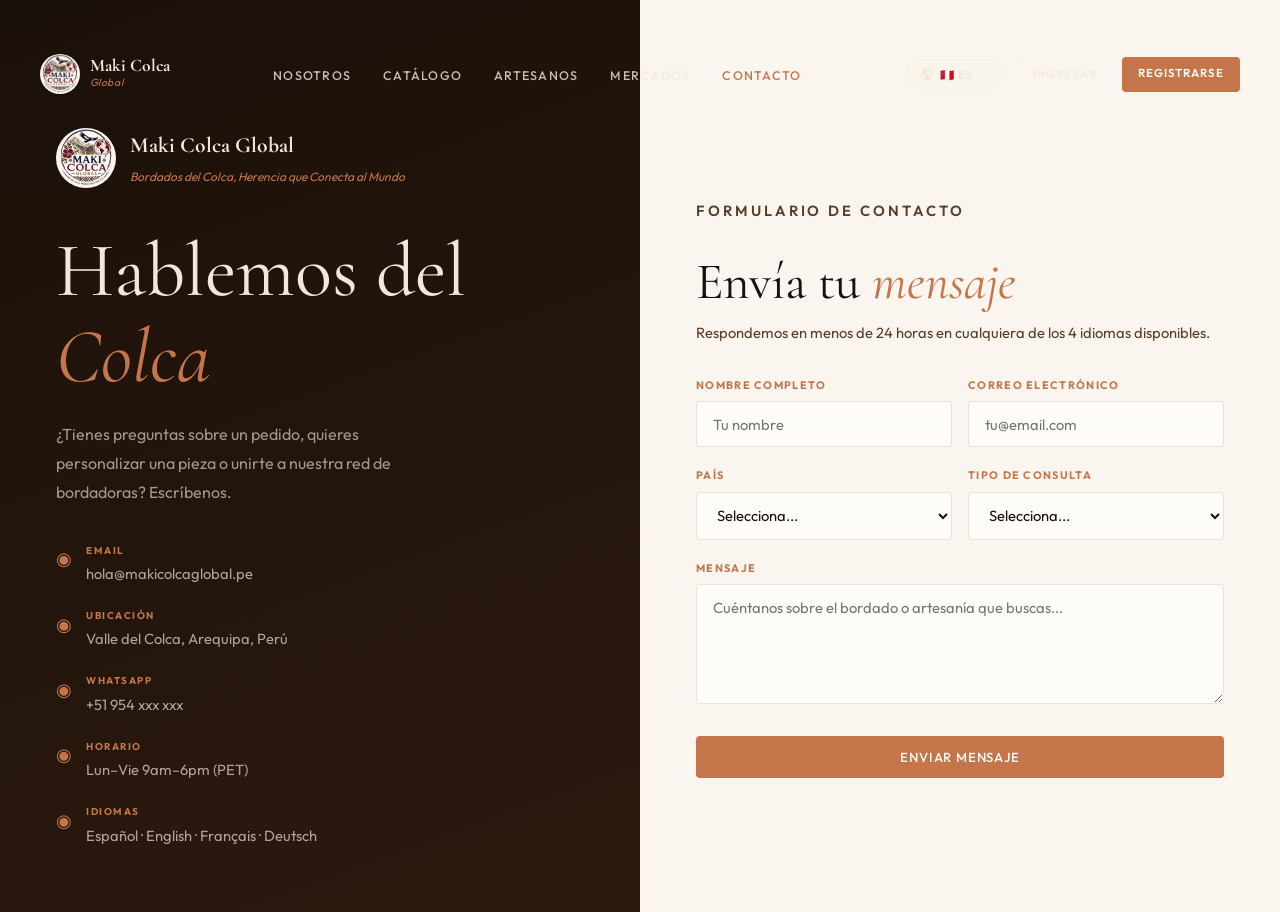
<file: pages/contacto.html>
<!DOCTYPE html>
<html lang="es">
<head>
  <meta charset="UTF-8" />
  <meta name="viewport" content="width=device-width, initial-scale=1.0" />
  <title>Contacto — Maki Colca Global</title>
  <link rel="stylesheet" href="../css/main.css" />
  <style>
    .contact-layout { display:grid; grid-template-columns:1fr 1fr; min-height:100vh; }
    .contact-info   { background:linear-gradient(160deg,#1A100A,#2C1A0E); padding:8rem 3.5rem 4rem; display:flex; flex-direction:column; justify-content:center; }
    .contact-info h1 { color:var(--sand); margin-bottom:1.25rem; }
    .contact-info > p{ color:rgba(242,232,217,.62); line-height:1.8; font-size:1rem; max-width:380px; }
    .c-brand { display:flex; align-items:center; gap:.85rem; margin-bottom:2.5rem; }
    .c-brand img { height:60px; width:60px; object-fit:contain; border-radius:50%; }
    .c-brand-text strong { display:block; font-family:var(--font-display); font-size:1.35rem; color:var(--sand); }
    .c-brand-text span   { font-size:.75rem; font-style:italic; color:var(--clay); }
    .contact-details { margin-top:2.25rem; display:flex; flex-direction:column; gap:1.35rem; }
    .contact-item    { display:flex; gap:.9rem; align-items:flex-start; }
    .contact-item__icon  { color:var(--clay); font-size:1.15rem; margin-top:.1rem; flex-shrink:0; }
    .contact-item__label { font-size:.62rem; font-weight:700; letter-spacing:.15em; text-transform:uppercase; color:var(--clay); display:block; margin-bottom:.15rem; }
    .contact-item__value { color:rgba(242,232,217,.68); font-size:.92rem; }
    .contact-form-wrap { background:var(--sand-light); padding:8rem 3.5rem 4rem; display:flex; flex-direction:column; justify-content:center; }
    .contact-form-wrap h2 { margin-bottom:.6rem; }
    .contact-form-wrap > p{ font-size:.92rem; color:#5a3d28; margin-bottom:2rem; }
    .form-success { display:none; text-align:center; padding:2rem; background:rgba(196,118,74,.08); border:1px solid rgba(196,118,74,.3); border-radius:var(--radius-lg); margin-top:1.5rem; }
    .form-success.visible { display:block; }
    .form-success h3 { color:var(--clay); margin-bottom:.5rem; }
    .form-success p  { font-size:.88rem; color:#5a3d28; }
    @media(max-width:768px){
      .contact-layout { grid-template-columns:1fr; }
      .contact-info  { padding:6rem 2rem 3rem; }
      .contact-form-wrap { padding:3rem 2rem; }
    }
  </style>
</head>
<body class="page-enter">

<nav class="nav scrolled" id="nav">
  <div class="nav__logo">
    <a href="../index.html">
      <img class="nav__logo-img" src="../assets/logo.png" alt="Maki Colca Global" />
      <div class="nav__logo-text"><strong>Maki Colca</strong><span>Global</span></div>
    </a>
  </div>
  <ul class="nav__links">
    <li><a href="../index.html#nosotros" data-i18n="nav_nosotros">Nosotros</a></li>
    <li><a href="catalogo.html" data-i18n="nav_catalogo">Catálogo</a></li>
    <li><a href="artesanos.html" data-i18n="nav_artesanos">Artesanos</a></li>
    <li><a href="../index.html#mercados" data-i18n="nav_mercados">Mercados</a></li>
    <li><a href="#" class="active" data-i18n="nav_contacto">Contacto</a></li>
  </ul>
  <div class="nav__right">
    <div class="lang-switcher">
      <button class="lang-btn">
        <svg viewBox="0 0 24 24" style="width:14px;height:14px;fill:currentColor"><path d="M12 2C6.48 2 2 6.48 2 12s4.48 10 10 10 10-4.48 10-10S17.52 2 12 2zm-1 17.93c-3.95-.49-7-3.85-7-7.93 0-.62.08-1.21.21-1.79L9 15v1c0 1.1.9 2 2 2v1.93zm6.9-2.54c-.26-.81-1-1.39-1.9-1.39h-1v-3c0-.55-.45-1-1-1H8v-2h2c.55 0 1-.45 1-1V7h2c1.1 0 2-.9 2-2v-.41c2.93 1.19 5 4.06 5 7.41 0 2.08-.8 3.97-2.1 5.39z"/></svg>
        <span class="lang-current">🇵🇪 ES</span>
        <svg viewBox="0 0 24 24" style="width:10px;height:10px;fill:currentColor"><path d="M7 10l5 5 5-5z"/></svg>
      </button>
      <div class="lang-dropdown">
        <div class="lang-option selected" data-lang="es"><span class="flag">🇵🇪</span> Español</div>
        <div class="lang-option" data-lang="fr"><span class="flag">🇫🇷</span> Français</div>
        <div class="lang-option" data-lang="de"><span class="flag">🇩🇪</span> Deutsch</div>
        <div class="lang-option" data-lang="en"><span class="flag">🇬🇧</span> English</div>
      </div>
    </div>
    <div class="nav__auth">
      <a href="login.html" class="login-btn" data-i18n="nav_login">Ingresar</a>
      <a href="register.html" class="register-btn" data-i18n="nav_register">Registrarse</a>
    </div>
  </div>
  <button class="nav__burger" id="navBurger" aria-label="Menú"><span></span><span></span><span></span></button>
</nav>

<div class="contact-layout">

  <div class="contact-info">
    <div class="c-brand">
      <img src="../assets/logo.png" alt="Maki Colca Global" />
      <div class="c-brand-text">
        <strong>Maki Colca Global</strong>
        <span>Bordados del Colca, Herencia que Conecta al Mundo</span>
      </div>
    </div>
    <h1>Hablemos del <em>Colca</em></h1>
    <p>¿Tienes preguntas sobre un pedido, quieres personalizar una pieza o unirte a nuestra red de bordadoras? Escríbenos.</p>
    <div class="contact-details">
      <div class="contact-item">
        <span class="contact-item__icon">◉</span>
        <div><span class="contact-item__label">Email</span><span class="contact-item__value">hola@makicolcaglobal.pe</span></div>
      </div>
      <div class="contact-item">
        <span class="contact-item__icon">◉</span>
        <div><span class="contact-item__label">Ubicación</span><span class="contact-item__value">Valle del Colca, Arequipa, Perú</span></div>
      </div>
      <div class="contact-item">
        <span class="contact-item__icon">◉</span>
        <div><span class="contact-item__label">WhatsApp</span><span class="contact-item__value">+51 954 xxx xxx</span></div>
      </div>
      <div class="contact-item">
        <span class="contact-item__icon">◉</span>
        <div><span class="contact-item__label">Horario</span><span class="contact-item__value">Lun–Vie 9am–6pm (PET)</span></div>
      </div>
      <div class="contact-item">
        <span class="contact-item__icon">◉</span>
        <div><span class="contact-item__label">Idiomas</span><span class="contact-item__value">Español · English · Français · Deutsch</span></div>
      </div>
    </div>
  </div>

  <div class="contact-form-wrap">
    <p class="label">Formulario de contacto</p>
    <h2>Envía tu <em>mensaje</em></h2>
    <p>Respondemos en menos de 24 horas en cualquiera de los 4 idiomas disponibles.</p>
    <form id="contactForm" novalidate>
      <div style="display:grid;grid-template-columns:1fr 1fr;gap:1rem">
        <div class="form-group"><label data-i18n="reg_name">Nombre</label><input type="text" placeholder="Tu nombre" required /></div>
        <div class="form-group"><label data-i18n="reg_email">Email</label><input type="email" placeholder="tu@email.com" required /></div>
      </div>
      <div style="display:grid;grid-template-columns:1fr 1fr;gap:1rem">
        <div class="form-group">
          <label data-i18n="reg_country">País</label>
          <select>
            <option value="">Selecciona...</option>
            <option>Estados Unidos</option><option>Francia</option><option>Alemania</option>
            <option>Reino Unido</option><option>Japón</option><option>Canadá</option>
            <option>Italia</option><option>España</option><option>Perú</option><option>Otro</option>
          </select>
        </div>
        <div class="form-group">
          <label>Tipo de consulta</label>
          <select>
            <option value="">Selecciona...</option>
            <option>Pedido de bordados</option>
            <option>Personalización</option>
            <option>Unirme como artesana</option>
            <option>Envíos internacionales</option>
            <option>Otro</option>
          </select>
        </div>
      </div>
      <div class="form-group">
        <label>Mensaje</label>
        <textarea placeholder="Cuéntanos sobre el bordado o artesanía que buscas..." style="min-height:120px;resize:vertical"></textarea>
      </div>
      <button type="submit" class="btn btn--primary form-submit">Enviar mensaje</button>
    </form>
    <div class="form-success" id="formSuccess">
      <h3>◈ ¡Mensaje enviado!</h3>
      <p>Gracias por contactar a Maki Colca Global. Te responderemos en menos de 24 horas.</p>
    </div>
  </div>

</div>

<script src="../js/translations.js"></script>
<script src="../js/app.js"></script>
<script>
document.getElementById('contactForm')?.addEventListener('submit', e => {
  e.preventDefault();
  e.target.style.opacity = '.4';
  e.target.style.pointerEvents = 'none';
  setTimeout(() => {
    e.target.style.display = 'none';
    document.getElementById('formSuccess').classList.add('visible');
  }, 700);
});
</script>
</body>
</html>
</file>
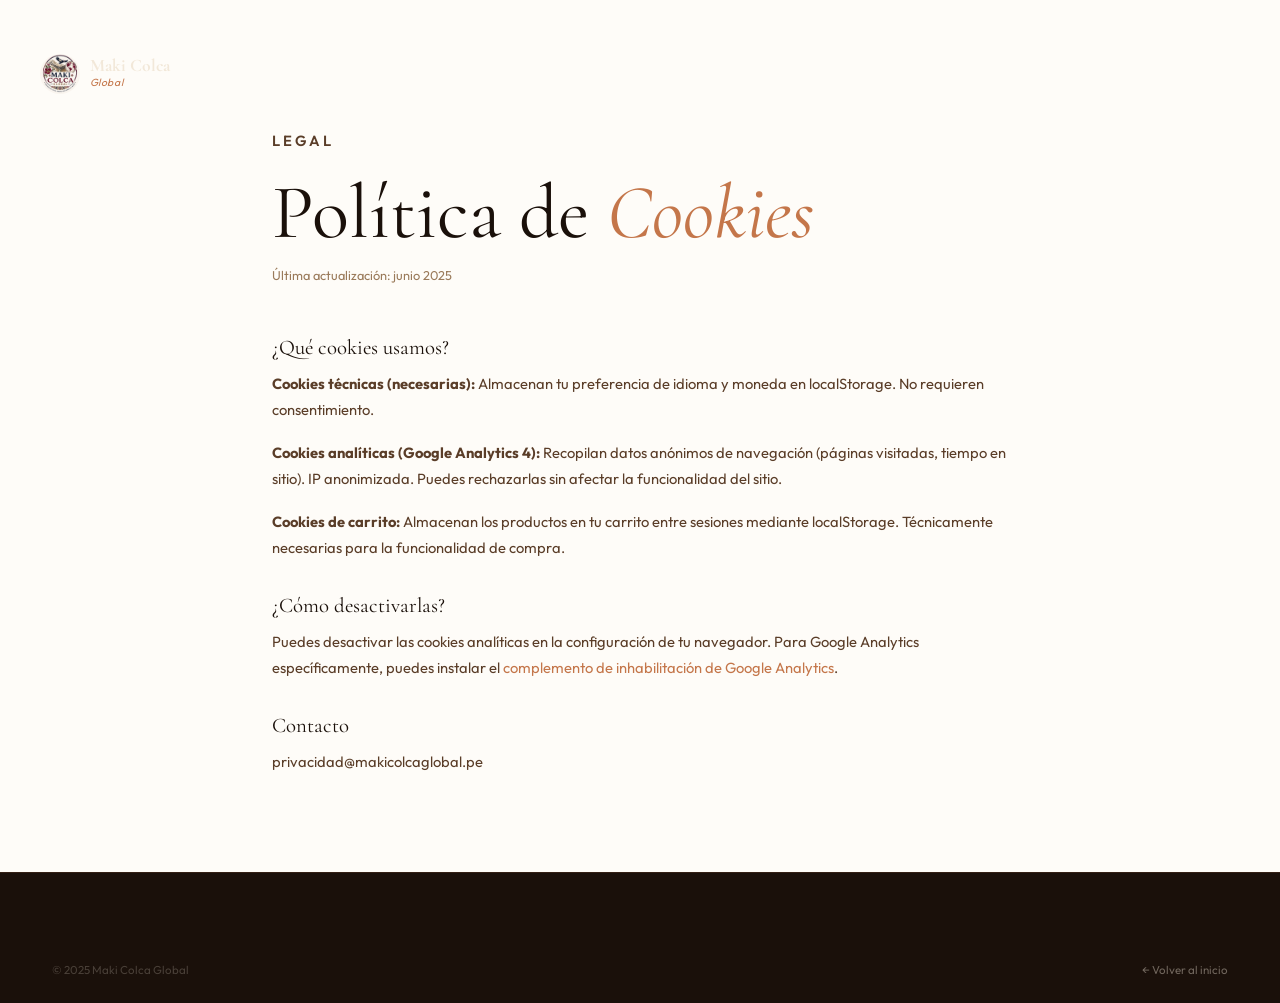
<file: pages/cookies.html>
<!DOCTYPE html>
<html lang="es">
<head><meta charset="UTF-8"/><meta name="viewport" content="width=device-width,initial-scale=1.0"/><title>Política de Cookies — Maki Colca Global</title><link rel="stylesheet" href="../css/main.css"/></head>
<body class="page-enter">
<nav class="nav scrolled" id="nav"><div class="nav__logo"><a href="../index.html"><img class="nav__logo-img" src="../assets/logo.png" alt="Maki Colca Global"/><div class="nav__logo-text"><strong>Maki Colca</strong><span>Global</span></div></a></div></nav>
<div class="legal-layout">
  <p class="label">Legal</p>
  <h1>Política de <em>Cookies</em></h1>
  <p class="legal-date">Última actualización: junio 2025</p>
  <h2>¿Qué cookies usamos?</h2>
  <p><strong>Cookies técnicas (necesarias):</strong> Almacenan tu preferencia de idioma y moneda en localStorage. No requieren consentimiento.</p>
  <p><strong>Cookies analíticas (Google Analytics 4):</strong> Recopilan datos anónimos de navegación (páginas visitadas, tiempo en sitio). IP anonimizada. Puedes rechazarlas sin afectar la funcionalidad del sitio.</p>
  <p><strong>Cookies de carrito:</strong> Almacenan los productos en tu carrito entre sesiones mediante localStorage. Técnicamente necesarias para la funcionalidad de compra.</p>
  <h2>¿Cómo desactivarlas?</h2>
  <p>Puedes desactivar las cookies analíticas en la configuración de tu navegador. Para Google Analytics específicamente, puedes instalar el <a href="https://tools.google.com/dlpage/gaoptout" style="color:#C4764A" target="_blank">complemento de inhabilitación de Google Analytics</a>.</p>
  <h2>Contacto</h2>
  <p>privacidad@makicolcaglobal.pe</p>
</div>
<footer class="footer"><div class="container"><div class="footer__bottom" style="border-top:none"><p>© 2025 Maki Colca Global</p><p><a href="../index.html" style="color:rgba(242,232,217,.4)">← Volver al inicio</a></p></div></div></footer>
<script src="../js/translations.js"></script><script src="../js/app.js"></script>
</body></html>
</file>
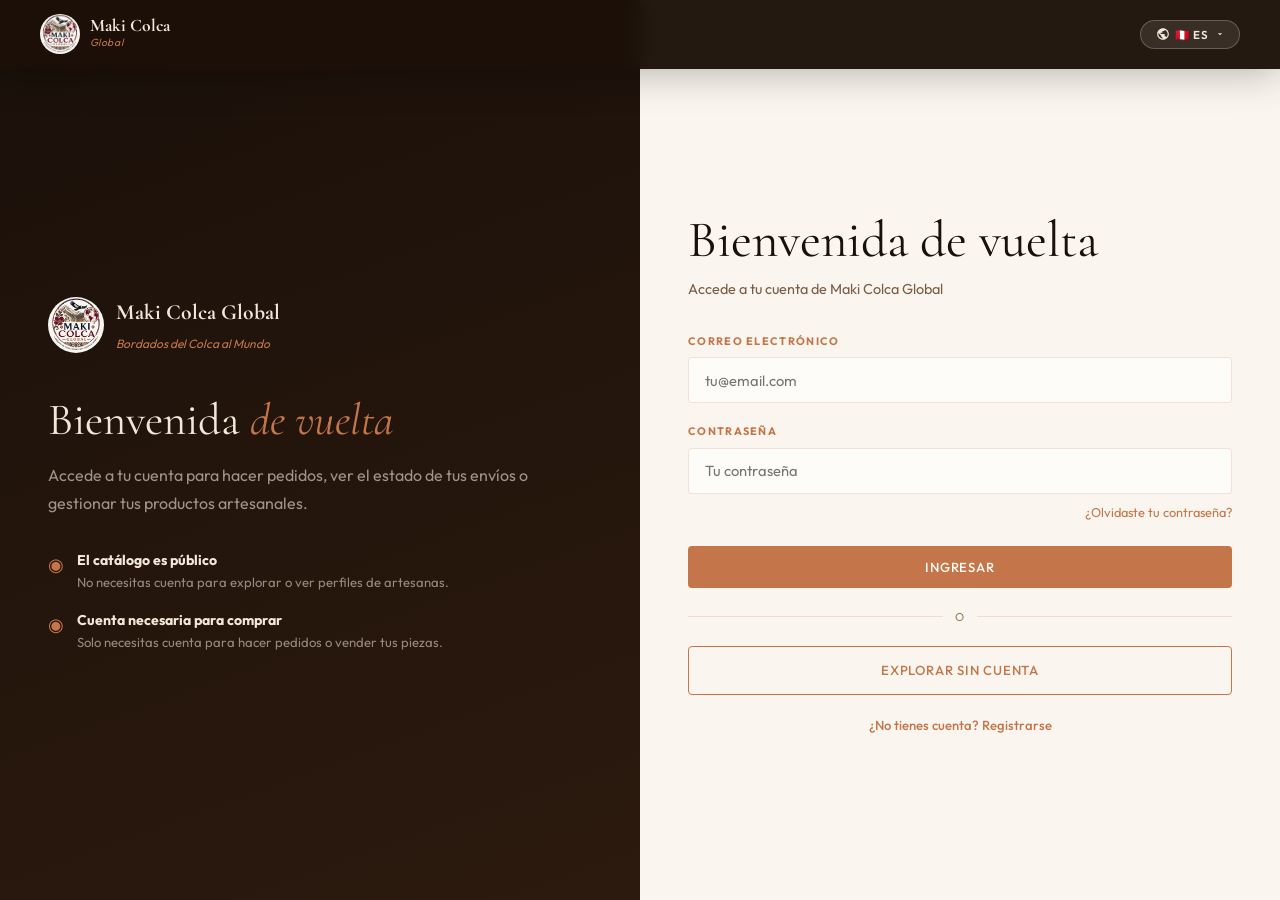
<file: pages/login.html>
<!DOCTYPE html>
<html lang="es">
<head>
  <meta charset="UTF-8" />
  <meta name="viewport" content="width=device-width, initial-scale=1.0" />
  <title>Ingresar — Maki Colca Global</title>
  <link rel="stylesheet" href="../css/main.css" />
</head>
<body class="page-enter">

<nav class="nav scrolled" id="nav">
  <div class="nav__logo">
    <a href="../index.html">
      <img class="nav__logo-img" src="../assets/logo.png" alt="Maki Colca Global" />
      <div class="nav__logo-text"><strong>Maki Colca</strong><span>Global</span></div>
    </a>
  </div>
  <div class="nav__right">
    <div class="lang-switcher">
      <button class="lang-btn">
        <svg viewBox="0 0 24 24" style="width:14px;height:14px;fill:currentColor"><path d="M12 2C6.48 2 2 6.48 2 12s4.48 10 10 10 10-4.48 10-10S17.52 2 12 2zm-1 17.93c-3.95-.49-7-3.85-7-7.93 0-.62.08-1.21.21-1.79L9 15v1c0 1.1.9 2 2 2v1.93zm6.9-2.54c-.26-.81-1-1.39-1.9-1.39h-1v-3c0-.55-.45-1-1-1H8v-2h2c.55 0 1-.45 1-1V7h2c1.1 0 2-.9 2-2v-.41c2.93 1.19 5 4.06 5 7.41 0 2.08-.8 3.97-2.1 5.39z"/></svg>
        <span class="lang-current">🇵🇪 ES</span>
        <svg viewBox="0 0 24 24" style="width:10px;height:10px;fill:currentColor"><path d="M7 10l5 5 5-5z"/></svg>
      </button>
      <div class="lang-dropdown">
        <div class="lang-option selected" data-lang="es"><span class="flag">🇵🇪</span> Español</div>
        <div class="lang-option" data-lang="fr"><span class="flag">🇫🇷</span> Français</div>
        <div class="lang-option" data-lang="de"><span class="flag">🇩🇪</span> Deutsch</div>
        <div class="lang-option" data-lang="en"><span class="flag">🇬🇧</span> English</div>
      </div>
    </div>
  </div>
</nav>

<div class="auth-layout">

  <!-- LEFT -->
  <div class="auth-panel auth-panel--dark">
    <div class="auth-brand">
      <img src="../assets/logo.png" alt="Maki Colca Global" />
      <div class="auth-brand-text">
        <strong>Maki Colca Global</strong>
        <span>Bordados del Colca al Mundo</span>
      </div>
    </div>
    <h1>Bienvenida <em>de vuelta</em></h1>
    <p>Accede a tu cuenta para hacer pedidos, ver el estado de tus envíos o gestionar tus productos artesanales.</p>
    <div class="auth-benefits" style="margin-top:2rem">
      <div class="auth-benefit">
        <span class="auth-benefit__icon">◉</span>
        <div>
          <strong>El catálogo es público</strong>
          <p>No necesitas cuenta para explorar o ver perfiles de artesanas.</p>
        </div>
      </div>
      <div class="auth-benefit">
        <span class="auth-benefit__icon">◉</span>
        <div>
          <strong>Cuenta necesaria para comprar</strong>
          <p>Solo necesitas cuenta para hacer pedidos o vender tus piezas.</p>
        </div>
      </div>
    </div>
  </div>

  <!-- RIGHT -->
  <div class="auth-panel auth-panel--light">

    <h2 style="margin-bottom:.5rem" data-i18n="login_title">Bienvenida de vuelta</h2>
    <p style="font-size:.9rem;color:#7a5c42;margin-bottom:2rem">Accede a tu cuenta de Maki Colca Global</p>

    <form id="loginForm" novalidate>
      <div class="form-group">
        <label data-i18n="login_email">Correo electrónico</label>
        <input type="email" placeholder="tu@email.com" required />
      </div>
      <div class="form-group">
        <label data-i18n="login_pass">Contraseña</label>
        <input type="password" placeholder="Tu contraseña" required />
      </div>
      <p style="font-size:.8rem;text-align:right;margin-top:-.75rem;margin-bottom:1.25rem">
        <a href="#" style="color:var(--clay)">¿Olvidaste tu contraseña?</a>
      </p>
      <button type="submit" class="btn btn--primary form-submit" data-i18n="login_submit">Ingresar</button>
      <div class="form-divider"><span data-i18n="reg_or">o</span></div>
      <a href="../index.html" class="btn btn--outline form-submit" style="margin-top:0">Explorar sin cuenta</a>
      <p class="form-link" style="margin-top:1.25rem">
        <a href="register.html" data-i18n="login_reg_link">¿No tienes cuenta? Registrarse</a>
      </p>
    </form>

    <div id="loginSuccess" style="display:none;text-align:center;padding:2rem 0">
      <div style="font-size:3rem;margin-bottom:1rem">◈</div>
      <h2 style="margin-bottom:.75rem;color:var(--clay)">¡Bienvenida!</h2>
      <p style="color:#5a3d28;font-size:.95rem;line-height:1.7;margin-bottom:1.75rem">Has ingresado correctamente a tu cuenta de Maki Colca Global.</p>
      <a href="../index.html" class="btn btn--primary">Ir al inicio</a>
    </div>

  </div>
</div>

<script src="../js/translations.js"></script>
<script src="../js/app.js"></script>
<script>
document.getElementById('loginForm')?.addEventListener('submit', e => {
  e.preventDefault();
  document.getElementById('loginForm').style.display = 'none';
  document.getElementById('loginSuccess').style.display = 'block';
});
</script>
</body>
</html>
</file>
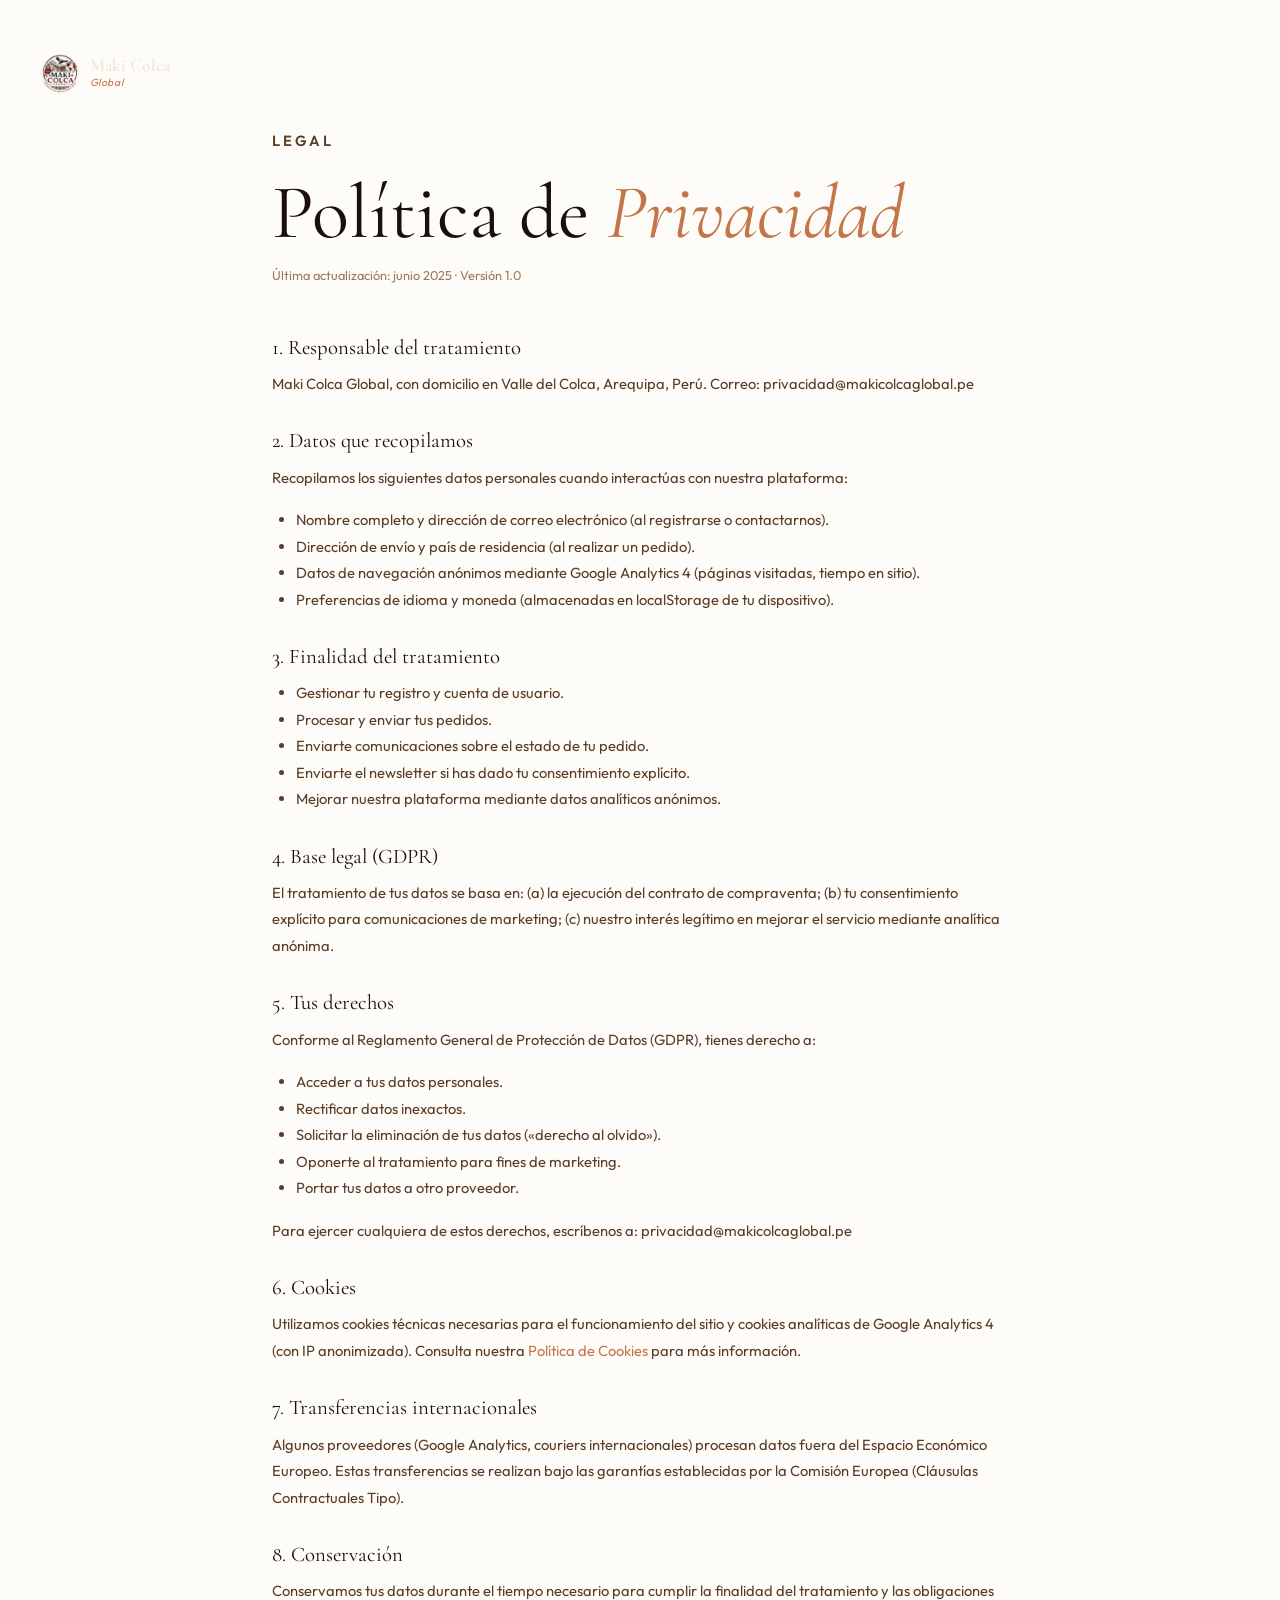
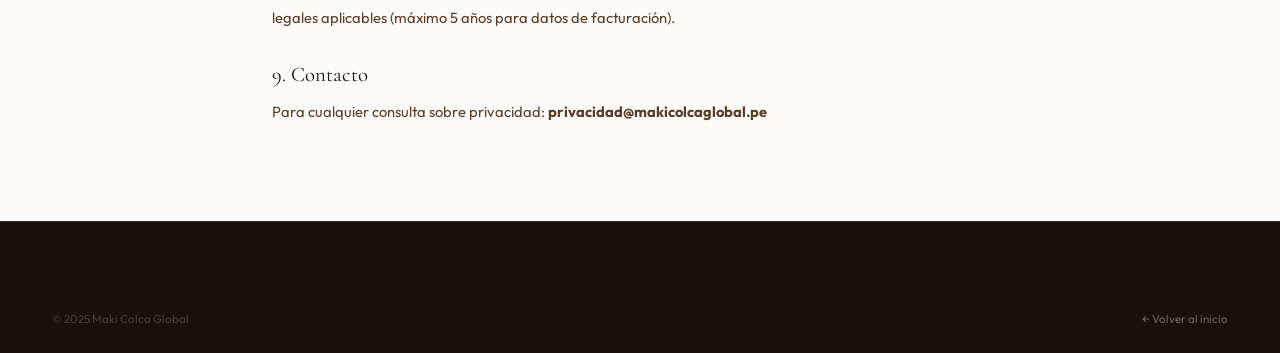
<file: pages/privacidad.html>
<!DOCTYPE html>
<html lang="es">
<head>
  <meta charset="UTF-8" /><meta name="viewport" content="width=device-width, initial-scale=1.0" />
  <title>Política de Privacidad — Maki Colca Global</title>
  <link rel="stylesheet" href="../css/main.css" />
</head>
<body class="page-enter">
<nav class="nav scrolled" id="nav">
  <div class="nav__logo"><a href="../index.html"><img class="nav__logo-img" src="../assets/logo.png" alt="Maki Colca Global" /><div class="nav__logo-text"><strong>Maki Colca</strong><span>Global</span></div></a></div>
</nav>
<div class="legal-layout">
  <p class="label">Legal</p>
  <h1>Política de <em>Privacidad</em></h1>
  <p class="legal-date">Última actualización: junio 2025 · Versión 1.0</p>

  <h2>1. Responsable del tratamiento</h2>
  <p>Maki Colca Global, con domicilio en Valle del Colca, Arequipa, Perú. Correo: privacidad@makicolcaglobal.pe</p>

  <h2>2. Datos que recopilamos</h2>
  <p>Recopilamos los siguientes datos personales cuando interactúas con nuestra plataforma:</p>
  <ul>
    <li>Nombre completo y dirección de correo electrónico (al registrarse o contactarnos).</li>
    <li>Dirección de envío y país de residencia (al realizar un pedido).</li>
    <li>Datos de navegación anónimos mediante Google Analytics 4 (páginas visitadas, tiempo en sitio).</li>
    <li>Preferencias de idioma y moneda (almacenadas en localStorage de tu dispositivo).</li>
  </ul>

  <h2>3. Finalidad del tratamiento</h2>
  <ul>
    <li>Gestionar tu registro y cuenta de usuario.</li>
    <li>Procesar y enviar tus pedidos.</li>
    <li>Enviarte comunicaciones sobre el estado de tu pedido.</li>
    <li>Enviarte el newsletter si has dado tu consentimiento explícito.</li>
    <li>Mejorar nuestra plataforma mediante datos analíticos anónimos.</li>
  </ul>

  <h2>4. Base legal (GDPR)</h2>
  <p>El tratamiento de tus datos se basa en: (a) la ejecución del contrato de compraventa; (b) tu consentimiento explícito para comunicaciones de marketing; (c) nuestro interés legítimo en mejorar el servicio mediante analítica anónima.</p>

  <h2>5. Tus derechos</h2>
  <p>Conforme al Reglamento General de Protección de Datos (GDPR), tienes derecho a:</p>
  <ul>
    <li>Acceder a tus datos personales.</li>
    <li>Rectificar datos inexactos.</li>
    <li>Solicitar la eliminación de tus datos («derecho al olvido»).</li>
    <li>Oponerte al tratamiento para fines de marketing.</li>
    <li>Portar tus datos a otro proveedor.</li>
  </ul>
  <p>Para ejercer cualquiera de estos derechos, escríbenos a: privacidad@makicolcaglobal.pe</p>

  <h2>6. Cookies</h2>
  <p>Utilizamos cookies técnicas necesarias para el funcionamiento del sitio y cookies analíticas de Google Analytics 4 (con IP anonimizada). Consulta nuestra <a href="cookies.html" style="color:#C4764A">Política de Cookies</a> para más información.</p>

  <h2>7. Transferencias internacionales</h2>
  <p>Algunos proveedores (Google Analytics, couriers internacionales) procesan datos fuera del Espacio Económico Europeo. Estas transferencias se realizan bajo las garantías establecidas por la Comisión Europea (Cláusulas Contractuales Tipo).</p>

  <h2>8. Conservación</h2>
  <p>Conservamos tus datos durante el tiempo necesario para cumplir la finalidad del tratamiento y las obligaciones legales aplicables (máximo 5 años para datos de facturación).</p>

  <h2>9. Contacto</h2>
  <p>Para cualquier consulta sobre privacidad: <strong>privacidad@makicolcaglobal.pe</strong></p>
</div>
<footer class="footer"><div class="container"><div class="footer__bottom" style="border-top:none"><p>© 2025 Maki Colca Global</p><p><a href="../index.html" style="color:rgba(242,232,217,.4)">← Volver al inicio</a></p></div></div></footer>
<script src="../js/translations.js"></script><script src="../js/app.js"></script>
</body>
</html>
</file>
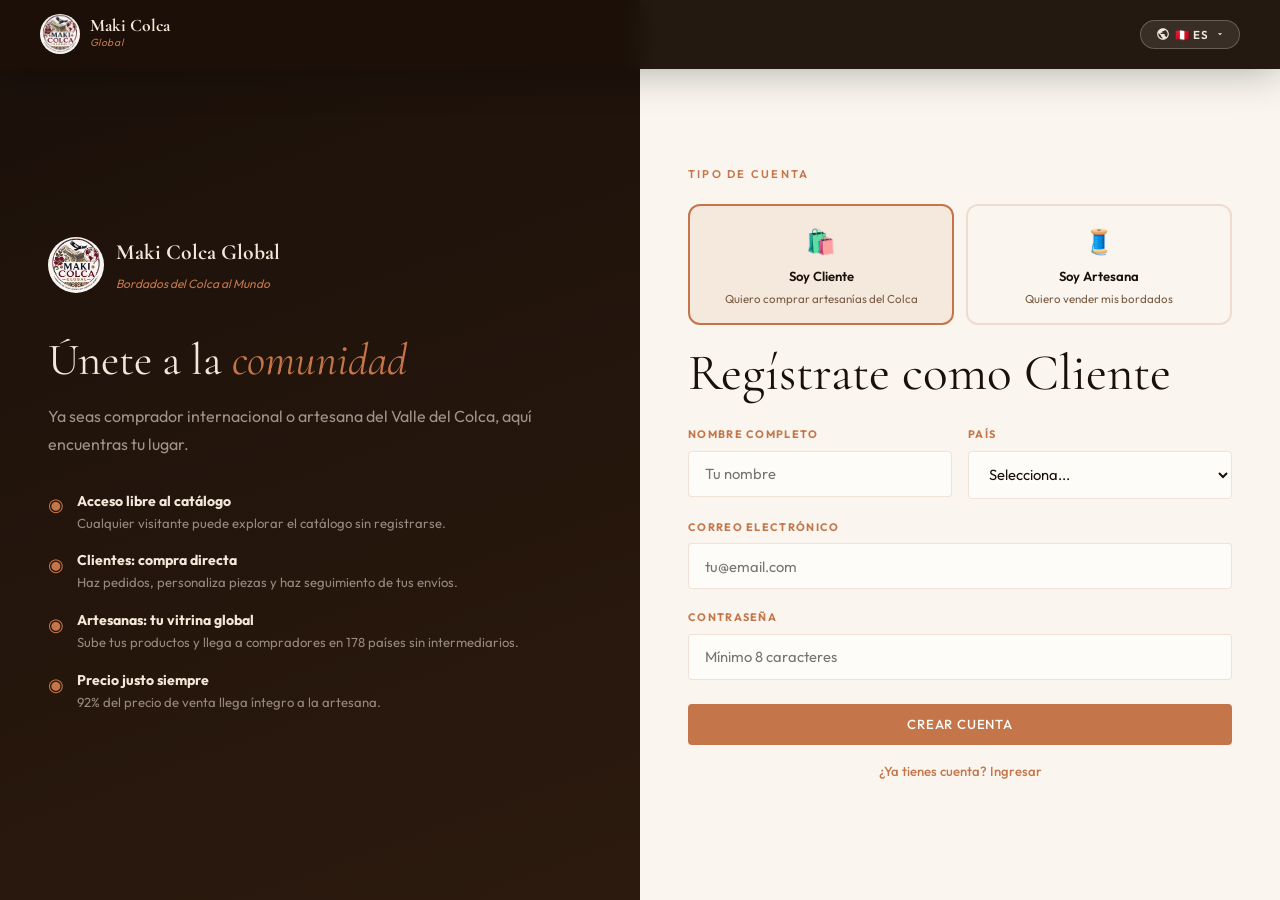
<file: pages/register.html>
<!DOCTYPE html>
<html lang="es">
<head>
  <meta charset="UTF-8" />
  <meta name="viewport" content="width=device-width, initial-scale=1.0" />
  <title>Registrarse — Maki Colca Global</title>
  <link rel="stylesheet" href="../css/main.css" />
</head>
<body class="page-enter">

<nav class="nav scrolled" id="nav">
  <div class="nav__logo">
    <a href="../index.html">
      <img class="nav__logo-img" src="../assets/logo.png" alt="Maki Colca Global" />
      <div class="nav__logo-text"><strong>Maki Colca</strong><span>Global</span></div>
    </a>
  </div>
  <div class="nav__right">
    <div class="lang-switcher">
      <button class="lang-btn">
        <svg viewBox="0 0 24 24" style="width:14px;height:14px;fill:currentColor"><path d="M12 2C6.48 2 2 6.48 2 12s4.48 10 10 10 10-4.48 10-10S17.52 2 12 2zm-1 17.93c-3.95-.49-7-3.85-7-7.93 0-.62.08-1.21.21-1.79L9 15v1c0 1.1.9 2 2 2v1.93zm6.9-2.54c-.26-.81-1-1.39-1.9-1.39h-1v-3c0-.55-.45-1-1-1H8v-2h2c.55 0 1-.45 1-1V7h2c1.1 0 2-.9 2-2v-.41c2.93 1.19 5 4.06 5 7.41 0 2.08-.8 3.97-2.1 5.39z"/></svg>
        <span class="lang-current">🇵🇪 ES</span>
        <svg viewBox="0 0 24 24" style="width:10px;height:10px;fill:currentColor"><path d="M7 10l5 5 5-5z"/></svg>
      </button>
      <div class="lang-dropdown">
        <div class="lang-option selected" data-lang="es"><span class="flag">🇵🇪</span> Español</div>
        <div class="lang-option" data-lang="fr"><span class="flag">🇫🇷</span> Français</div>
        <div class="lang-option" data-lang="de"><span class="flag">🇩🇪</span> Deutsch</div>
        <div class="lang-option" data-lang="en"><span class="flag">🇬🇧</span> English</div>
      </div>
    </div>
  </div>
</nav>

<div class="auth-layout">

  <!-- LEFT: Benefits panel -->
  <div class="auth-panel auth-panel--dark">
    <div class="auth-brand">
      <img src="../assets/logo.png" alt="Maki Colca Global" />
      <div class="auth-brand-text">
        <strong>Maki Colca Global</strong>
        <span>Bordados del Colca al Mundo</span>
      </div>
    </div>
    <h1>Únete a la <em>comunidad</em></h1>
    <p>Ya seas comprador internacional o artesana del Valle del Colca, aquí encuentras tu lugar.</p>
    <div class="auth-benefits">
      <div class="auth-benefit">
        <span class="auth-benefit__icon">◉</span>
        <div>
          <strong>Acceso libre al catálogo</strong>
          <p>Cualquier visitante puede explorar el catálogo sin registrarse.</p>
        </div>
      </div>
      <div class="auth-benefit">
        <span class="auth-benefit__icon">◉</span>
        <div>
          <strong>Clientes: compra directa</strong>
          <p>Haz pedidos, personaliza piezas y haz seguimiento de tus envíos.</p>
        </div>
      </div>
      <div class="auth-benefit">
        <span class="auth-benefit__icon">◉</span>
        <div>
          <strong>Artesanas: tu vitrina global</strong>
          <p>Sube tus productos y llega a compradores en 178 países sin intermediarios.</p>
        </div>
      </div>
      <div class="auth-benefit">
        <span class="auth-benefit__icon">◉</span>
        <div>
          <strong>Precio justo siempre</strong>
          <p>92% del precio de venta llega íntegro a la artesana.</p>
        </div>
      </div>
    </div>
  </div>

  <!-- RIGHT: Form -->
  <div class="auth-panel auth-panel--light">

    <!-- Role selector -->
    <p class="label" style="margin-bottom:1.25rem">Tipo de cuenta</p>
    <div class="role-cards" id="roleCards">
      <div class="role-card active" data-role="client" onclick="selectRole('client')">
        <div class="role-card__icon">🛍️</div>
        <div class="role-card__name" data-i18n="reg_tab_client">Soy Cliente</div>
        <div class="role-card__desc">Quiero comprar artesanías del Colca</div>
      </div>
      <div class="role-card" data-role="artisan" onclick="selectRole('artisan')">
        <div class="role-card__icon">🧵</div>
        <div class="role-card__name" data-i18n="reg_tab_artisan">Soy Artesana</div>
        <div class="role-card__desc">Quiero vender mis bordados</div>
      </div>
    </div>

    <!-- Client form -->
    <form id="formClient" novalidate>
      <h2 style="margin-bottom:1.5rem" data-i18n="reg_title_client">Regístrate como Cliente</h2>
      <div class="form-row">
        <div class="form-group">
          <label data-i18n="reg_name">Nombre completo</label>
          <input type="text" placeholder="Tu nombre" required />
        </div>
        <div class="form-group">
          <label data-i18n="reg_country">País</label>
          <select>
            <option value="">Selecciona...</option>
            <option>Estados Unidos</option><option>Francia</option><option>Alemania</option>
            <option>Reino Unido</option><option>Japón</option><option>Canadá</option>
            <option>Italia</option><option>España</option><option>Perú</option><option>Otro</option>
          </select>
        </div>
      </div>
      <div class="form-group">
        <label data-i18n="reg_email">Correo electrónico</label>
        <input type="email" placeholder="tu@email.com" required />
      </div>
      <div class="form-group">
        <label data-i18n="reg_password">Contraseña</label>
        <input type="password" placeholder="Mínimo 8 caracteres" required />
      </div>
      <button type="submit" class="btn btn--primary form-submit" data-i18n="reg_submit">Crear cuenta</button>
      <p class="form-link"><a href="login.html" data-i18n="reg_login_link">¿Ya tienes cuenta? Ingresar</a></p>
    </form>

    <!-- Artisan form (hidden by default) -->
    <form id="formArtisan" style="display:none" novalidate>
      <h2 style="margin-bottom:1.5rem" data-i18n="reg_title_artisan">Regístrate como Artesana</h2>
      <div class="form-row">
        <div class="form-group">
          <label data-i18n="reg_name">Nombre completo</label>
          <input type="text" placeholder="Tu nombre" required />
        </div>
        <div class="form-group">
          <label data-i18n="reg_village">Comunidad / Pueblo</label>
          <select>
            <option value="">Selecciona...</option>
            <option>Chivay</option><option>Yanque</option><option>Cabanaconde</option>
            <option>Achoma</option><option>Maca</option><option>Coporaque</option>
            <option>Ichupampa</option><option>Sibayo</option><option>Otra</option>
          </select>
        </div>
      </div>
      <div class="form-group">
        <label data-i18n="reg_email">Correo electrónico</label>
        <input type="email" placeholder="tu@email.com" required />
      </div>
      <div class="form-group">
        <label data-i18n="reg_specialty">Especialidad artesanal</label>
        <select required>
          <option value="">Selecciona...</option>
          <option>Prendas Tradicionales</option>
          <option>Diseños de Bordados</option>
          <option>Decoraciones en Telar</option>
          <option>Bordado Tradicional</option>
          <option>Varias especialidades</option>
        </select>
      </div>
      <div class="form-group">
        <label data-i18n="reg_bio">Cuéntanos tu historia</label>
        <textarea data-i18n-placeholder="reg_bio_ph" placeholder="Describe tu trabajo, técnicas y años de experiencia..."></textarea>
      </div>
      <div class="form-group">
        <label data-i18n="reg_password">Contraseña</label>
        <input type="password" placeholder="Mínimo 8 caracteres" required />
      </div>
      <button type="submit" class="btn btn--primary form-submit" data-i18n="reg_submit">Crear cuenta</button>
      <p class="form-link"><a href="login.html" data-i18n="reg_login_link">¿Ya tienes cuenta? Ingresar</a></p>
    </form>

    <!-- Success state -->
    <div id="successBox" style="display:none;text-align:center;padding:2rem 0">
      <div style="font-size:3rem;margin-bottom:1rem">◈</div>
      <h2 style="margin-bottom:.75rem;color:var(--clay)">¡Cuenta creada!</h2>
      <p style="color:#5a3d28;font-size:.95rem;line-height:1.7;margin-bottom:1.75rem">Tu cuenta ha sido creada con éxito. Ya puedes explorar el catálogo y conectar con las bordadoras del Valle del Colca.</p>
      <a href="../index.html" class="btn btn--primary">Ir al inicio</a>
    </div>

  </div>
</div>

<script src="../js/translations.js"></script>
<script src="../js/app.js"></script>
<script>
function selectRole(role) {
  document.querySelectorAll('.role-card').forEach(c => c.classList.remove('active'));
  document.querySelector(`[data-role="${role}"]`).classList.add('active');
  document.getElementById('formClient').style.display  = role === 'client'  ? '' : 'none';
  document.getElementById('formArtisan').style.display = role === 'artisan' ? '' : 'none';
}

// Check URL param
const urlRole = new URLSearchParams(location.search).get('role');
if (urlRole === 'artisan') selectRole('artisan');

// Form submit simulation
['formClient','formArtisan'].forEach(id => {
  document.getElementById(id)?.addEventListener('submit', e => {
    e.preventDefault();
    document.getElementById(id).style.display = 'none';
    document.getElementById('successBox').style.display = 'block';
    document.querySelector('.role-cards').style.display = 'none';
    document.querySelector('.label').style.display = 'none';
  });
});
</script>
</body>
</html>
</file>
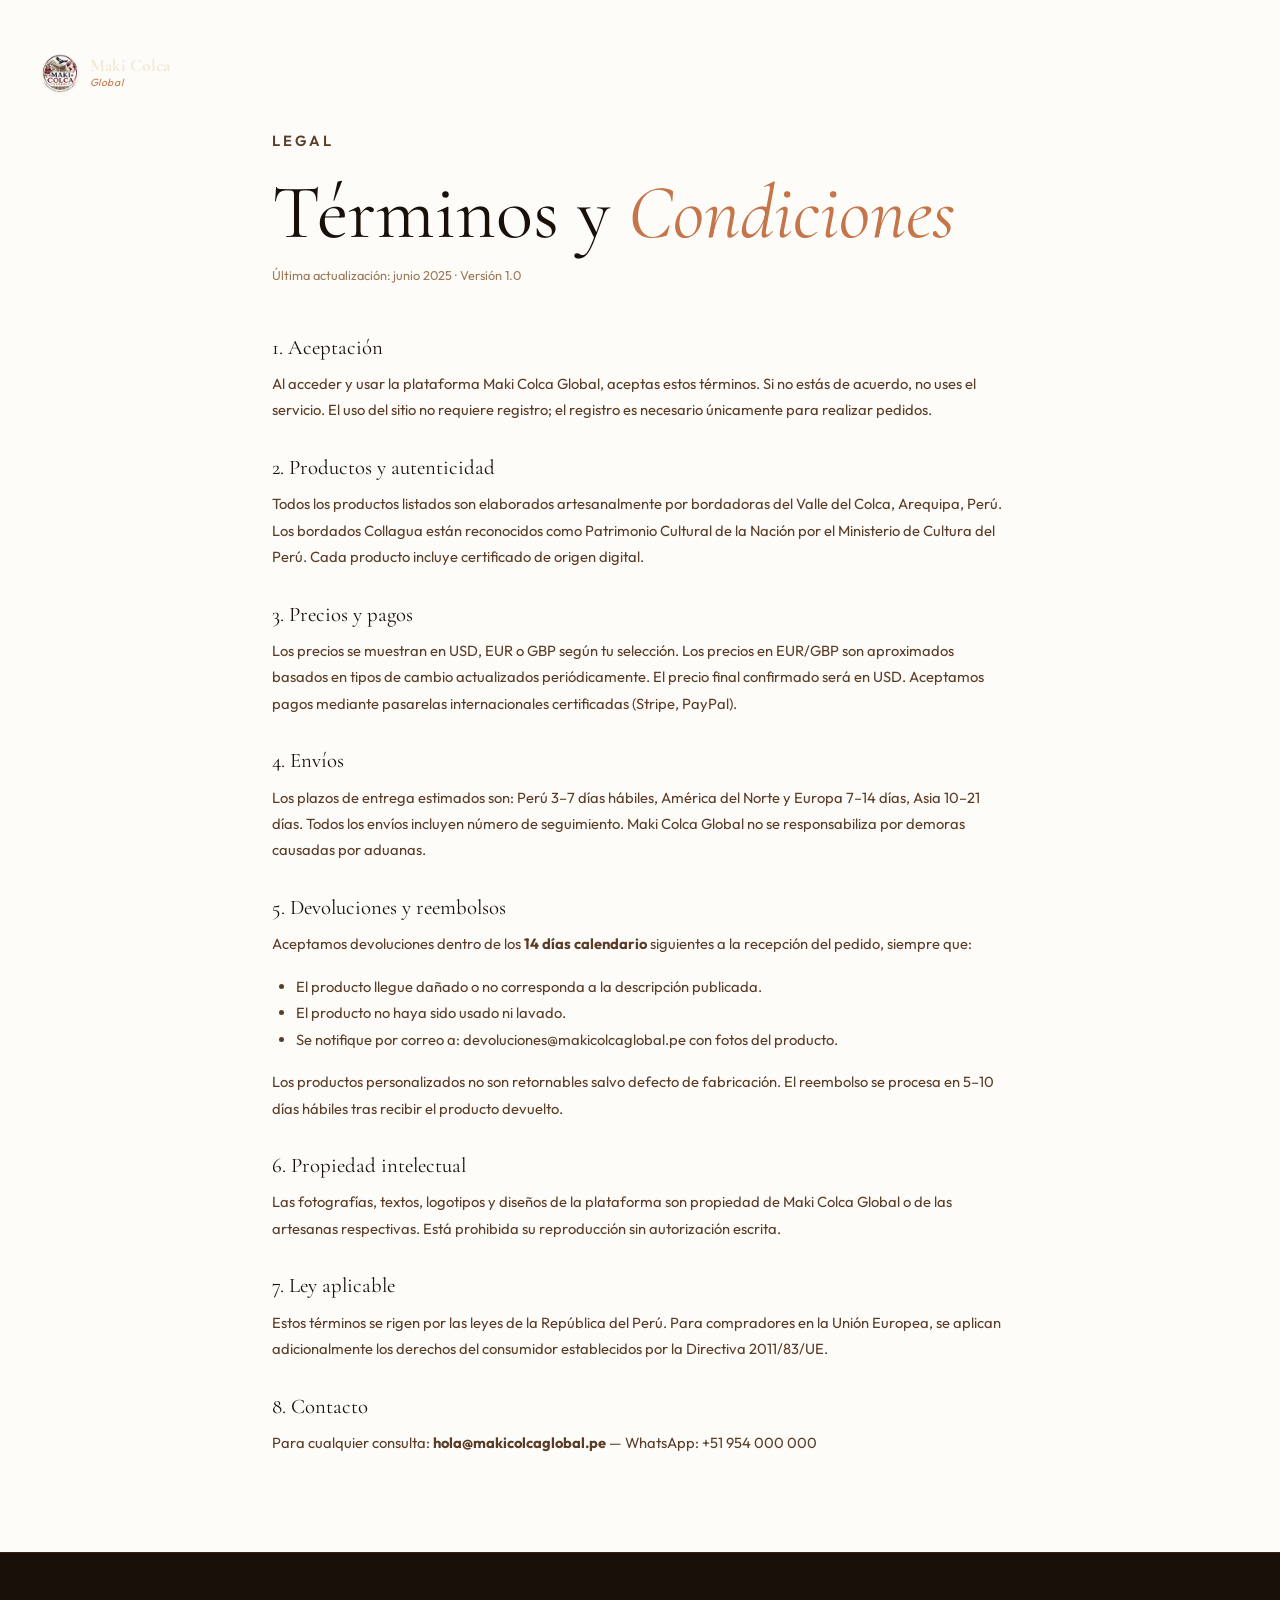
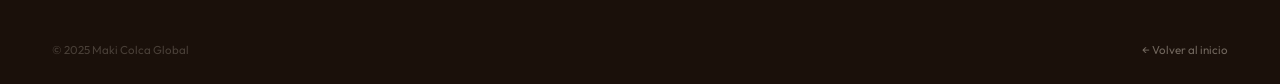
<file: pages/terminos.html>
<!DOCTYPE html>
<html lang="es">
<head>
  <meta charset="UTF-8" /><meta name="viewport" content="width=device-width, initial-scale=1.0" />
  <title>Términos y Condiciones — Maki Colca Global</title>
  <link rel="stylesheet" href="../css/main.css" />
</head>
<body class="page-enter">
<nav class="nav scrolled" id="nav">
  <div class="nav__logo"><a href="../index.html"><img class="nav__logo-img" src="../assets/logo.png" alt="Maki Colca Global" /><div class="nav__logo-text"><strong>Maki Colca</strong><span>Global</span></div></a></div>
</nav>
<div class="legal-layout">
  <p class="label">Legal</p>
  <h1>Términos y <em>Condiciones</em></h1>
  <p class="legal-date">Última actualización: junio 2025 · Versión 1.0</p>

  <h2>1. Aceptación</h2>
  <p>Al acceder y usar la plataforma Maki Colca Global, aceptas estos términos. Si no estás de acuerdo, no uses el servicio. El uso del sitio no requiere registro; el registro es necesario únicamente para realizar pedidos.</p>

  <h2>2. Productos y autenticidad</h2>
  <p>Todos los productos listados son elaborados artesanalmente por bordadoras del Valle del Colca, Arequipa, Perú. Los bordados Collagua están reconocidos como Patrimonio Cultural de la Nación por el Ministerio de Cultura del Perú. Cada producto incluye certificado de origen digital.</p>

  <h2>3. Precios y pagos</h2>
  <p>Los precios se muestran en USD, EUR o GBP según tu selección. Los precios en EUR/GBP son aproximados basados en tipos de cambio actualizados periódicamente. El precio final confirmado será en USD. Aceptamos pagos mediante pasarelas internacionales certificadas (Stripe, PayPal).</p>

  <h2>4. Envíos</h2>
  <p>Los plazos de entrega estimados son: Perú 3–7 días hábiles, América del Norte y Europa 7–14 días, Asia 10–21 días. Todos los envíos incluyen número de seguimiento. Maki Colca Global no se responsabiliza por demoras causadas por aduanas.</p>

  <h2>5. Devoluciones y reembolsos</h2>
  <p>Aceptamos devoluciones dentro de los <strong>14 días calendario</strong> siguientes a la recepción del pedido, siempre que:</p>
  <ul>
    <li>El producto llegue dañado o no corresponda a la descripción publicada.</li>
    <li>El producto no haya sido usado ni lavado.</li>
    <li>Se notifique por correo a: devoluciones@makicolcaglobal.pe con fotos del producto.</li>
  </ul>
  <p>Los productos personalizados no son retornables salvo defecto de fabricación. El reembolso se procesa en 5–10 días hábiles tras recibir el producto devuelto.</p>

  <h2>6. Propiedad intelectual</h2>
  <p>Las fotografías, textos, logotipos y diseños de la plataforma son propiedad de Maki Colca Global o de las artesanas respectivas. Está prohibida su reproducción sin autorización escrita.</p>

  <h2>7. Ley aplicable</h2>
  <p>Estos términos se rigen por las leyes de la República del Perú. Para compradores en la Unión Europea, se aplican adicionalmente los derechos del consumidor establecidos por la Directiva 2011/83/UE.</p>

  <h2>8. Contacto</h2>
  <p>Para cualquier consulta: <strong>hola@makicolcaglobal.pe</strong> — WhatsApp: +51 954 000 000</p>
</div>
<footer class="footer"><div class="container"><div class="footer__bottom" style="border-top:none"><p>© 2025 Maki Colca Global</p><p><a href="../index.html" style="color:rgba(242,232,217,.4)">← Volver al inicio</a></p></div></div></footer>
<script src="../js/translations.js"></script><script src="../js/app.js"></script>
</body>
</html>
</file>
<file: css/main.css>
@import url('https://fonts.googleapis.com/css2?family=Cormorant+Garamond:ital,wght@0,300;0,400;0,600;0,700;1,400&family=Outfit:wght@300;400;500;600&display=swap');

/* ── Variables ─────────────────────────────────────────────────────────────── */
:root {
  --clay:       #C4764A;
  --clay-dark:  #9E5A33;
  --clay-light: rgba(196,118,74,.1);
  --sand:       #F2E8D9;
  --sand-light: #FAF6EF;
  --bark:       #2C1A0E;
  --white:      #FEFCF8;
  --ink:        #1A100A;
  --success:    #2D6B4A;
  --font-display:'Cormorant Garamond',Georgia,serif;
  --font-body:  'Outfit','Segoe UI',Arial,sans-serif;
  --section-pad:8rem 0;
  --container:  1240px;
  --radius:     4px;
  --radius-lg:  12px;
  --ease:       cubic-bezier(0.25,0.46,0.45,0.94);
  --shadow-sm:  0 2px 12px rgba(26,16,10,.08);
  --shadow-md:  0 8px 32px rgba(26,16,10,.12);
  --shadow-lg:  0 16px 56px rgba(196,118,74,.15);
}

*,*::before,*::after{box-sizing:border-box;margin:0;padding:0}
html{scroll-behavior:smooth}
html{overflow-x:hidden;position:relative}body{overflow-x:hidden;position:relative}
body{font-family:var(--font-body);background:var(--white);color:var(--ink);overflow-x:hidden;line-height:1.6}
img{display:block;max-width:100%}
a{text-decoration:none;color:inherit}
ul{list-style:none}

h1,h2,h3,h4{font-family:var(--font-display);line-height:1.12;font-weight:400}
h1{font-size:clamp(2.8rem,6vw,5.5rem)}
h2{font-size:clamp(1.8rem,4vw,3.2rem)}
h3{font-size:clamp(1.1rem,2vw,1.5rem)}
em{font-style:italic;color:var(--clay)}
.label{font-size:.7rem;font-weight:600;letter-spacing:.2em;text-transform:uppercase;color:var(--clay);display:block;margin-bottom:1rem}
.label--center{text-align:center}
.label--light{color:var(--sand)}
.section-desc{max-width:600px;font-size:1rem;color:#5a3d28;line-height:1.75;margin-bottom:2.5rem}
.text-center{text-align:center}
.container{max-width:var(--container);margin:0 auto;padding:0 2rem}

/* ── Buttons ───────────────────────────────────────────────────────────────── */
.btn{display:inline-flex;align-items:center;justify-content:center;gap:.5rem;padding:.8rem 1.8rem;font-family:var(--font-body);font-size:.82rem;font-weight:500;letter-spacing:.06em;text-transform:uppercase;border:none;cursor:pointer;transition:all .3s var(--ease);border-radius:var(--radius)}
.btn--primary{background:var(--clay);color:var(--white)}
.btn--primary:hover{background:var(--clay-dark);transform:translateY(-2px);box-shadow:0 8px 24px rgba(196,118,74,.35)}
.btn--ghost{background:transparent;color:var(--sand);border:1px solid rgba(242,232,217,.4)}
.btn--ghost:hover{border-color:var(--sand);background:rgba(242,232,217,.1)}
.btn--outline{background:transparent;color:var(--clay);border:1.5px solid var(--clay)}
.btn--outline:hover{background:var(--clay);color:var(--white)}
.btn--success{background:var(--success);color:var(--white)}
.btn--sm{padding:.5rem 1.1rem;font-size:.75rem}
.btn--full{width:100%}

/* ── Toast notification ─────────────────────────────────────────────────────── */
.toast{position:fixed;bottom:2rem;right:2rem;background:var(--bark);color:var(--sand);padding:1rem 1.5rem;border-radius:var(--radius-lg);border-left:4px solid var(--clay);font-size:.88rem;z-index:9999;transform:translateX(200%);transition:transform .4s var(--ease);max-width:320px;box-shadow:var(--shadow-md)}
.toast.show{transform:translateX(0)}
.toast__title{font-weight:600;color:var(--clay);margin-bottom:.2rem;font-size:.9rem}

/* ── Cart badge ─────────────────────────────────────────────────────────────── */
.cart-btn{position:relative;background:var(--clay);color:var(--white);border:none;border-radius:var(--radius);padding:.45rem .85rem;cursor:pointer;font-family:var(--font-body);font-size:.72rem;font-weight:600;letter-spacing:.08em;text-transform:uppercase;display:flex;align-items:center;gap:.35rem;transition:all .2s}
.cart-btn:hover{background:var(--clay-dark)}
.cart-btn .cart-label{display:none}
.cart-count{position:absolute;top:-.4rem;right:-.4rem;background:#8B1A1A;color:#fff;border-radius:50%;width:18px;height:18px;font-size:.62rem;display:flex;align-items:center;justify-content:center;font-weight:700}

/* ── NAV ───────────────────────────────────────────────────────────────────── */
.nav{position:fixed;top:40px;left:0;right:0;z-index:200;display:flex;align-items:center;justify-content:space-between;padding:.9rem 2.5rem;transition:all .4s var(--ease)}
.nav.scrolled{top:0;background:rgba(28,16,8,.96);backdrop-filter:blur(12px);box-shadow:0 2px 40px rgba(0,0,0,.3)}
.nav__logo{display:flex;align-items:center;gap:.6rem}
.nav__logo a{display:flex;align-items:center;gap:.6rem}
.nav__logo-img{height:40px;width:40px;object-fit:contain;border-radius:50%}
.nav__logo-text strong{display:block;font-family:var(--font-display);font-size:1.1rem;color:var(--sand);line-height:1}
.nav__logo-text span{display:block;font-size:.65rem;font-style:italic;color:var(--clay);letter-spacing:.06em}
.nav__links{display:flex;gap:2rem}
.nav__links a{font-size:.78rem;font-weight:500;letter-spacing:.1em;text-transform:uppercase;color:rgba(242,232,217,.8);transition:color .2s}
.nav__links a:hover,.nav__links a.active{color:var(--clay)}
.nav__right{display:flex;align-items:center;gap:.75rem}
.lang-switcher{position:relative}
.lang-btn{display:flex;align-items:center;gap:.35rem;font-size:.72rem;font-weight:600;letter-spacing:.08em;text-transform:uppercase;background:rgba(242,232,217,.1);color:var(--sand);border:1px solid rgba(242,232,217,.25);border-radius:20px;padding:.4rem .9rem;cursor:pointer;transition:all .2s;font-family:var(--font-body)}
.lang-btn:hover{background:rgba(242,232,217,.18)}
.lang-dropdown{position:absolute;top:calc(100% + .5rem);right:0;background:rgba(28,16,8,.97);border:1px solid rgba(196,118,74,.25);border-radius:var(--radius-lg);padding:.5rem 0;min-width:140px;display:none;z-index:300}
.lang-dropdown.open{display:block;animation:slideDown .2s ease both}
.lang-option{display:flex;align-items:center;gap:.6rem;padding:.6rem 1rem;font-size:.8rem;color:rgba(242,232,217,.75);cursor:pointer;transition:all .15s;font-family:var(--font-body)}
.lang-option:hover{background:rgba(196,118,74,.12);color:var(--sand)}
.lang-option.selected{color:var(--clay)}
.nav__auth{display:flex;gap:.5rem}
.nav__auth a{font-size:.72rem;font-weight:600;letter-spacing:.08em;text-transform:uppercase;padding:.45rem 1rem;border-radius:var(--radius);transition:all .2s}
.login-btn{color:rgba(242,232,217,.8);border:1px solid rgba(242,232,217,.2)}
.login-btn:hover{border-color:var(--clay);color:var(--clay)}
.register-btn{background:var(--clay);color:var(--white)}
.register-btn:hover{background:var(--clay-dark)}
.nav__burger{display:none;flex-direction:column;gap:5px;background:none;border:none;cursor:pointer;padding:4px}
.nav__burger span{display:block;width:24px;height:2px;background:var(--sand)}

/* ── TRUST BAR ─────────────────────────────────────────────────────────────── */
.trust-bar{position:fixed;top:0;left:0;right:0;z-index:201;background:var(--bark);padding:.55rem 0;border-bottom:1px solid rgba(196,118,74,.2);overflow:hidden;width:100%}
.trust-bar__inner{display:flex;justify-content:center;gap:1.5rem;flex-wrap:nowrap;overflow:hidden;max-width:100vw}
.trust-item{display:flex;align-items:center;gap:.4rem;font-size:.68rem;color:rgba(242,232,217,.7);font-weight:500;letter-spacing:.03em;white-space:nowrap}
.trust-item span:first-child{font-size:.9rem}

/* ── HERO ──────────────────────────────────────────────────────────────────── */
.hero{position:relative;min-height:100vh;display:flex;flex-direction:column;justify-content:center;padding:10rem 2.5rem 5rem;overflow:hidden}
.hero__bg{position:absolute;inset:0;z-index:0;background:radial-gradient(ellipse 80% 60% at 65% 40%,rgba(196,118,74,.18),transparent 60%),radial-gradient(ellipse 50% 80% at 20% 75%,rgba(139,26,26,.1),transparent 60%),linear-gradient(160deg,#1A100A,#2C1A0E 40%,#1a1008)}
.hero__content{position:relative;z-index:1;max-width:760px;width:100%}
.hero__eyebrow{font-size:.72rem;font-weight:500;letter-spacing:.28em;text-transform:uppercase;color:var(--clay);margin-bottom:1.25rem}
.hero__title{color:var(--sand);margin-bottom:1.25rem}
.hero__subtitle{font-size:1.05rem;color:rgba(242,232,217,.68);max-width:520px;margin-bottom:2rem;line-height:1.8}
.hero__actions{display:flex;gap:1rem;flex-wrap:wrap;margin-bottom:3.5rem}
.hero__stats{position:relative;z-index:1;display:flex;gap:3rem;padding-top:2rem;border-top:1px solid rgba(196,118,74,.22)}
.stat__num{display:block;font-family:var(--font-display);font-size:2.5rem;color:var(--clay);line-height:1}
.stat__label{display:block;font-size:.7rem;color:rgba(242,232,217,.45);text-transform:uppercase;letter-spacing:.1em;margin-top:.3rem}

/* ── TRUST BADGES ──────────────────────────────────────────────────────────── */
.badges-section{padding:3rem 0;background:var(--white);border-bottom:1px solid rgba(196,118,74,.1)}
.badges-grid{display:flex;justify-content:center;gap:2rem;flex-wrap:wrap}
.badge-item{display:flex;align-items:center;gap:.75rem;padding:.85rem 1.4rem;border:1px solid rgba(196,118,74,.2);border-radius:var(--radius-lg);background:var(--sand-light)}
.badge-item__icon{font-size:1.6rem}
.badge-item__text strong{display:block;font-size:.8rem;font-weight:600;color:var(--ink);margin-bottom:.1rem}
.badge-item__text span{font-size:.7rem;color:#7a5c42}

/* ── SECTIONS ──────────────────────────────────────────────────────────────── */
.section{padding:var(--section-pad)}
.section--sand{background:var(--sand-light)}
.section--bark{background:var(--bark)}
.section--white{background:var(--white)}

/* ── CATEGORIES ────────────────────────────────────────────────────────────── */
.categories{display:grid;grid-template-columns:repeat(4,1fr);gap:1.25rem;margin-bottom:2.5rem}
.cat-card{position:relative;border-radius:var(--radius-lg);overflow:hidden;aspect-ratio:3/4;display:block;transition:transform .4s var(--ease);background:#2C1A0E}
.cat-card:hover{transform:translateY(-5px);box-shadow:var(--shadow-lg)}
.cat-card__img{position:absolute;inset:0;width:100%;height:100%;object-fit:cover;opacity:0;transition:opacity .5s ease,transform .6s var(--ease)}
.cat-card__img.loaded{opacity:1}
.cat-card:hover .cat-card__img{transform:scale(1.06)}
.cat-card::after{content:'';position:absolute;inset:0;background:linear-gradient(to top,rgba(26,16,10,.92) 0%,rgba(26,16,10,.3) 55%,transparent 100%)}
.cat-card__body{position:absolute;bottom:0;left:0;right:0;padding:1.4rem;z-index:1}
.cat-card__tag{font-size:.58rem;font-weight:700;letter-spacing:.15em;text-transform:uppercase;color:var(--clay);display:block;margin-bottom:.4rem}
.cat-card__body h3{color:var(--sand);font-size:1.15rem;margin-bottom:.4rem}
.cat-card__body p{font-size:.78rem;color:rgba(242,232,217,.6);line-height:1.5;margin-bottom:.8rem}
.cat-card__cta{font-size:.72rem;color:var(--clay);font-weight:500}

/* ── PRODUCTS ──────────────────────────────────────────────────────────────── */
.filter-bar{display:flex;gap:.6rem;flex-wrap:wrap;margin-bottom:2.5rem}
.filter-btn{font-size:.72rem;font-weight:600;letter-spacing:.1em;text-transform:uppercase;padding:.45rem 1.1rem;border:1.5px solid rgba(196,118,74,.3);border-radius:30px;background:transparent;color:#5a3d28;cursor:pointer;transition:all .2s;font-family:var(--font-body)}
.filter-btn:hover,.filter-btn.active{background:var(--clay);color:var(--white);border-color:var(--clay)}
.products-grid{display:grid;grid-template-columns:repeat(auto-fill,minmax(260px,1fr));gap:1.75rem}
.product-card{background:var(--white);border-radius:var(--radius-lg);overflow:hidden;border:1px solid rgba(196,118,74,.1);transition:all .3s var(--ease);position:relative}
.product-card:hover{transform:translateY(-4px);box-shadow:var(--shadow-lg)}
.product-card__img{height:230px;position:relative;background:#2C1A0E;overflow:hidden}
.product-card__img img{width:100%;height:100%;object-fit:cover;opacity:0;transition:opacity .5s ease,transform .5s var(--ease)}
.product-card__img img.loaded{opacity:1}
.product-card:hover .product-card__img img{transform:scale(1.05)}
.product-card__badge{position:absolute;top:.85rem;left:.85rem;font-size:.58rem;font-weight:700;letter-spacing:.12em;text-transform:uppercase;padding:.28rem .65rem;border-radius:20px;background:var(--clay);color:var(--white);z-index:1}
.product-card__stock{position:absolute;top:.85rem;right:.85rem;font-size:.58rem;font-weight:600;padding:.25rem .55rem;border-radius:20px;z-index:1}
.stock--ok{background:rgba(45,107,74,.15);color:#2D6B4A}
.stock--low{background:rgba(196,118,74,.15);color:#9E5A33}
.product-card__body{padding:1.1rem 1.25rem 1.25rem}
.product-card__cat{font-size:.6rem;font-weight:700;letter-spacing:.15em;text-transform:uppercase;color:var(--clay);margin-bottom:.35rem}
.product-card__body h3{font-size:1.1rem;margin-bottom:.3rem}
.product-card__artisan{font-size:.78rem;color:#7a5c42;margin-bottom:.4rem}
.product-card__stars{display:flex;align-items:center;gap:.3rem;margin-bottom:.5rem}
.stars{color:#C9973A;font-size:.85rem}
.stars-count{font-size:.72rem;color:#9a7a5a}
.product-card__footer{display:flex;align-items:center;justify-content:space-between;margin-top:.8rem;padding-top:.8rem;border-top:1px solid rgba(196,118,74,.1)}
.product-card__prices{display:flex;flex-direction:column}
.product-card__price{font-family:var(--font-display);font-size:1.3rem;color:var(--clay);line-height:1}
.product-card__price-eur{font-size:.75rem;color:#9a7a5a;margin-top:.1rem}
.product-card__btn{font-size:.68rem;font-weight:600;letter-spacing:.1em;text-transform:uppercase;padding:.4rem .9rem;background:var(--clay);color:var(--white);border:none;border-radius:var(--radius);cursor:pointer;transition:all .2s;font-family:var(--font-body)}
.product-card__btn:hover{background:var(--clay-dark);transform:scale(1.05)}

/* ── CART SIDEBAR ──────────────────────────────────────────────────────────── */
.cart-overlay{position:fixed;inset:0;background:rgba(26,16,10,.6);z-index:400;display:none;backdrop-filter:blur(4px)}
.cart-overlay.open{display:block;animation:fadeIn .25s ease}
.cart-sidebar{position:fixed;top:0;right:0;bottom:0;width:420px;background:var(--white);z-index:401;transform:translateX(100%);transition:transform .4s var(--ease);display:flex;flex-direction:column}
.cart-sidebar.open{transform:translateX(0)}
.cart-sidebar__head{padding:1.5rem;border-bottom:1px solid rgba(196,118,74,.15);display:flex;align-items:center;justify-content:space-between}
.cart-sidebar__head h3{font-size:1.2rem}
.cart-close{background:none;border:none;font-size:1.2rem;cursor:pointer;color:#7a5c42;padding:.25rem;transition:color .2s}
.cart-close:hover{color:var(--clay)}
.cart-items{flex:1;overflow-y:auto;padding:1rem 1.5rem}
.cart-empty{text-align:center;padding:3rem 1rem;color:#9a7a5a}
.cart-empty__icon{font-size:3rem;margin-bottom:1rem}
.cart-item{display:flex;gap:1rem;padding:1rem 0;border-bottom:1px solid rgba(196,118,74,.1)}
.cart-item__img{width:64px;height:64px;border-radius:var(--radius);overflow:hidden;background:#2C1A0E;flex-shrink:0}
.cart-item__img img{width:100%;height:100%;object-fit:cover}
.cart-item__info{flex:1}
.cart-item__name{font-size:.88rem;font-weight:500;margin-bottom:.2rem}
.cart-item__artisan{font-size:.72rem;color:#9a7a5a}
.cart-item__price{font-family:var(--font-display);font-size:1rem;color:var(--clay);margin-top:.3rem}
.cart-item__remove{background:none;border:none;color:#c0a080;cursor:pointer;font-size:.75rem;margin-top:.25rem;padding:0;transition:color .2s}
.cart-item__remove:hover{color:#8B1A1A}
.cart-sidebar__foot{padding:1.5rem;border-top:1px solid rgba(196,118,74,.15)}
.cart-shipping{background:var(--sand-light);border-radius:var(--radius);padding:.75rem 1rem;margin-bottom:1rem}
.cart-shipping label{font-size:.7rem;font-weight:700;letter-spacing:.1em;text-transform:uppercase;color:var(--clay);display:block;margin-bottom:.4rem}
.cart-shipping select{width:100%;padding:.4rem .7rem;border:1px solid rgba(196,118,74,.2);border-radius:var(--radius);font-family:var(--font-body);font-size:.85rem;background:var(--white);color:var(--ink);outline:none}
.cart-totals{margin-bottom:1rem}
.cart-row{display:flex;justify-content:space-between;font-size:.88rem;color:#5a3d28;margin-bottom:.4rem}
.cart-row--total{font-weight:600;font-size:1rem;color:var(--ink);border-top:1px solid rgba(196,118,74,.15);padding-top:.5rem;margin-top:.5rem}
.cart-row--total .price{font-family:var(--font-display);font-size:1.4rem;color:var(--clay)}

/* ── ARTISANS ──────────────────────────────────────────────────────────────── */
.artisans-grid{display:grid;grid-template-columns:repeat(3,1fr);gap:2rem}
.artisan-card{background:var(--white);border-radius:var(--radius-lg);overflow:hidden;border:1px solid rgba(196,118,74,.12);transition:all .3s var(--ease);cursor:pointer}
.artisan-card:hover{transform:translateY(-4px);box-shadow:var(--shadow-lg)}
.artisan-card__img{height:240px;overflow:hidden;background:#2C1A0E;position:relative;min-height:200px}
.artisan-card__img img{width:100%;height:100%;object-fit:cover;opacity:0;transition:opacity .5s ease,transform .5s var(--ease)}
.artisan-card__img img.loaded{opacity:1}
.artisan-card:hover .artisan-card__img img{transform:scale(1.04)}
.artisan-card__body{padding:1.4rem}
.artisan-card__body h3{margin-bottom:.2rem}
.artisan-card__village{font-size:.72rem;color:var(--clay);font-weight:500;display:block;margin-bottom:.6rem}
.artisan-card__body p{font-size:.84rem;color:#5a3d28;line-height:1.65;margin-bottom:.9rem}
.artisan-card__tag{display:inline-block;font-size:.62rem;font-weight:600;letter-spacing:.1em;text-transform:uppercase;color:var(--clay);background:var(--clay-light);padding:.25rem .65rem;border-radius:20px;margin-right:.4rem;margin-bottom:.3rem}
.artisan-card__link{font-size:.75rem;color:var(--clay);font-weight:500;display:inline-flex;align-items:center;gap:.3rem;margin-top:.6rem}

/* ── MODAL ─────────────────────────────────────────────────────────────────── */
.modal-overlay{position:fixed;inset:0;background:rgba(26,16,10,.75);backdrop-filter:blur(6px);z-index:500;display:none;align-items:center;justify-content:center;padding:1rem}
.modal-overlay.open{display:flex;animation:fadeIn .25s ease}
.modal{background:var(--white);border-radius:var(--radius-lg);max-width:780px;width:100%;max-height:90vh;overflow-y:auto;position:relative}
.modal__close{position:absolute;top:1rem;right:1rem;background:var(--clay-light);border:none;border-radius:50%;width:36px;height:36px;cursor:pointer;color:var(--clay);display:flex;align-items:center;justify-content:center;transition:all .2s;z-index:10;font-size:1rem}
.modal__close:hover{background:var(--clay);color:var(--white)}
.modal__img{height:280px;overflow:hidden;border-radius:var(--radius-lg) var(--radius-lg) 0 0;background:#2C1A0E}
.modal__img img{width:100%;height:100%;object-fit:cover;object-position:top}
.modal__body{padding:2rem}
.modal__tag{font-size:.65rem;font-weight:700;letter-spacing:.15em;text-transform:uppercase;color:var(--clay);display:block;margin-bottom:.5rem}
.modal__body h2{font-size:2rem;margin-bottom:.3rem}
.modal__village{color:var(--clay);font-size:.85rem;font-weight:500;display:block;margin-bottom:1.25rem}
.modal__body p{font-size:.92rem;color:#5a3d28;line-height:1.75;margin-bottom:1rem}
.modal__metrics{display:grid;grid-template-columns:repeat(3,1fr);gap:1rem;margin:1.5rem 0;padding:1.25rem;background:var(--sand-light);border-radius:var(--radius-lg)}
.modal__metric strong{display:block;font-family:var(--font-display);font-size:1.6rem;color:var(--clay)}
.modal__metric span{font-size:.72rem;color:#7a5c42}
.modal__products-title{font-size:.65rem;font-weight:700;letter-spacing:.15em;text-transform:uppercase;color:var(--clay);margin:1.5rem 0 .75rem}
.modal__tags{display:flex;flex-wrap:wrap;gap:.4rem}
.modal__tag-item{font-size:.72rem;padding:.3rem .75rem;background:var(--clay-light);color:var(--clay);border-radius:20px}

/* ── REVIEWS ───────────────────────────────────────────────────────────────── */
.reviews-section{padding:var(--section-pad);background:var(--sand-light)}
.reviews-grid{display:grid;grid-template-columns:repeat(3,1fr);gap:1.5rem}
.review-card{background:var(--white);border-radius:var(--radius-lg);padding:1.5rem;border:1px solid rgba(196,118,74,.1);transition:box-shadow .3s}
.review-card:hover{box-shadow:var(--shadow-md)}
.review-card__stars{color:#C9973A;font-size:1rem;margin-bottom:.75rem}
.review-card__text{font-size:.9rem;color:#5a3d28;line-height:1.7;font-style:italic;margin-bottom:1rem}
.review-card__author{display:flex;align-items:center;gap:.75rem}
.review-card__avatar{width:36px;height:36px;border-radius:50%;background:var(--clay);display:flex;align-items:center;justify-content:center;font-size:.85rem;color:var(--white);font-weight:600;flex-shrink:0}
.review-card__name{font-size:.85rem;font-weight:600;color:var(--ink)}
.review-card__country{font-size:.72rem;color:#9a7a5a}
.reviews-summary{display:flex;align-items:center;gap:2rem;margin-bottom:3rem;padding:1.5rem;background:var(--bark);border-radius:var(--radius-lg)}
.reviews-summary__score{text-align:center;flex-shrink:0}
.reviews-summary__score strong{display:block;font-family:var(--font-display);font-size:3.5rem;color:var(--clay);line-height:1}
.reviews-summary__score span{font-size:.78rem;color:rgba(242,232,217,.55)}
.reviews-summary__bars{flex:1}
.rating-bar{display:flex;align-items:center;gap:.75rem;margin-bottom:.4rem}
.rating-bar__label{font-size:.72rem;color:rgba(242,232,217,.65);width:20px;text-align:right;flex-shrink:0}
.rating-bar__track{flex:1;height:6px;background:rgba(242,232,217,.1);border-radius:3px;overflow:hidden}
.rating-bar__fill{height:100%;background:var(--clay);border-radius:3px}
.rating-bar__count{font-size:.72rem;color:rgba(242,232,217,.5);width:20px;flex-shrink:0}

/* ── FAQ ───────────────────────────────────────────────────────────────────── */
.faq-section{padding:var(--section-pad);background:var(--white)}
.faq-grid{display:grid;grid-template-columns:1fr 1fr;gap:1rem;max-width:900px;margin:0 auto}
.faq-item{border:1px solid rgba(196,118,74,.15);border-radius:var(--radius-lg);overflow:hidden}
.faq-question{width:100%;display:flex;align-items:center;justify-content:space-between;padding:1.1rem 1.25rem;background:none;border:none;cursor:pointer;font-family:var(--font-body);font-size:.9rem;font-weight:500;color:var(--ink);text-align:left;transition:background .2s}
.faq-question:hover{background:var(--sand-light)}
.faq-question.open{background:var(--sand-light);color:var(--clay)}
.faq-icon{font-size:1.1rem;color:var(--clay);transition:transform .3s;flex-shrink:0}
.faq-question.open .faq-icon{transform:rotate(45deg)}
.faq-answer{max-height:0;overflow:hidden;transition:max-height .35s ease,padding .35s}
.faq-answer.open{max-height:200px;padding:0 1.25rem 1.1rem}
.faq-answer p{font-size:.88rem;color:#5a3d28;line-height:1.7}

/* ── BLOG ──────────────────────────────────────────────────────────────────── */
.blog-grid{display:grid;grid-template-columns:repeat(3,1fr);gap:2rem}
.blog-card{background:var(--white);border-radius:var(--radius-lg);overflow:hidden;border:1px solid rgba(196,118,74,.1);transition:all .3s var(--ease)}
.blog-card:hover{transform:translateY(-3px);box-shadow:var(--shadow-md)}
.blog-card__img{height:180px;background:#2C1A0E;position:relative;overflow:hidden}
.blog-card__img img{width:100%;height:100%;object-fit:cover;opacity:0;transition:opacity .5s}
.blog-card__img img.loaded{opacity:1}
.blog-card__cat{position:absolute;top:.75rem;left:.75rem;font-size:.6rem;font-weight:700;letter-spacing:.12em;text-transform:uppercase;background:var(--clay);color:var(--white);padding:.25rem .6rem;border-radius:20px}
.blog-card__body{padding:1.25rem}
.blog-card__date{font-size:.72rem;color:#9a7a5a;margin-bottom:.5rem}
.blog-card__body h3{font-size:1.05rem;margin-bottom:.5rem;line-height:1.3}
.blog-card__body p{font-size:.84rem;color:#5a3d28;line-height:1.65;margin-bottom:1rem}
.blog-card__link{font-size:.75rem;color:var(--clay);font-weight:500}

/* ── WHATSAPP BUTTON ───────────────────────────────────────────────────────── */
.whatsapp-float{position:fixed;bottom:2rem;left:2rem;z-index:300;background:#25D366;color:#fff;width:52px;height:52px;border-radius:50%;display:flex;align-items:center;justify-content:center;font-size:1.5rem;box-shadow:0 4px 20px rgba(37,211,102,.4);transition:all .3s;text-decoration:none}
.whatsapp-float:hover{transform:scale(1.1);box-shadow:0 6px 28px rgba(37,211,102,.55)}
.whatsapp-float__tooltip{position:absolute;left:calc(100% + .75rem);background:var(--bark);color:var(--sand);font-size:.78rem;padding:.4rem .8rem;border-radius:var(--radius);white-space:nowrap;opacity:0;pointer-events:none;transition:opacity .2s;font-family:var(--font-body)}
.whatsapp-float:hover .whatsapp-float__tooltip{opacity:1}

/* ── CURRENCY SELECTOR ─────────────────────────────────────────────────────── */
.currency-select{font-size:.72rem;background:rgba(242,232,217,.1);color:var(--sand);border:1px solid rgba(242,232,217,.2);border-radius:var(--radius);padding:.3rem .6rem;cursor:pointer;font-family:var(--font-body);outline:none}
.currency-select option{background:#2C1A0E}

/* ── AUTH PAGES ────────────────────────────────────────────────────────────── */
.auth-layout{display:grid;grid-template-columns:1fr 1fr;min-height:100vh}
.auth-panel{padding:6rem 3rem 3rem;display:flex;flex-direction:column;justify-content:center}
.auth-panel--dark{background:linear-gradient(160deg,#1A100A,#2C1A0E)}
.auth-panel--light{background:var(--sand-light)}
.auth-brand{display:flex;align-items:center;gap:.75rem;margin-bottom:2.5rem}
.auth-brand img{height:56px;width:56px;object-fit:contain;border-radius:50%}
.auth-brand-text strong{display:block;font-family:var(--font-display);font-size:1.35rem;color:var(--sand)}
.auth-brand-text span{font-size:.75rem;font-style:italic;color:var(--clay)}
.auth-panel--dark h1{color:var(--sand);font-size:clamp(1.8rem,3.5vw,2.8rem);margin-bottom:1rem}
.auth-panel--dark p{color:rgba(242,232,217,.6);line-height:1.75}
.auth-benefits{margin-top:2rem;display:flex;flex-direction:column;gap:1rem}
.auth-benefit{display:flex;align-items:flex-start;gap:.8rem}
.auth-benefit__icon{color:var(--clay);font-size:1.1rem;margin-top:.1rem;flex-shrink:0}
.auth-benefit strong{display:block;color:var(--sand);font-size:.88rem;margin-bottom:.1rem}
.auth-benefit p{color:rgba(242,232,217,.55);font-size:.82rem;line-height:1.5}
.form-group{margin-bottom:1.25rem}
.form-group label{display:block;font-size:.68rem;font-weight:700;letter-spacing:.12em;text-transform:uppercase;color:var(--clay);margin-bottom:.45rem}
.form-group input,.form-group select,.form-group textarea{width:100%;padding:.78rem 1rem;background:var(--white);border:1.5px solid rgba(196,118,74,.2);border-radius:var(--radius);font-family:var(--font-body);font-size:.92rem;color:var(--ink);transition:border-color .2s;outline:none}
.form-group input:focus,.form-group select:focus,.form-group textarea:focus{border-color:var(--clay)}
.form-group textarea{min-height:100px;resize:vertical}
.form-row{display:grid;grid-template-columns:1fr 1fr;gap:1rem}
.form-submit{width:100%;margin-top:.25rem}
.form-link{font-size:.82rem;color:#7a5c42;text-align:center;margin-top:1rem}
.form-link a{color:var(--clay);font-weight:500}
.form-divider{display:flex;align-items:center;gap:.75rem;margin:1.25rem 0}
.form-divider::before,.form-divider::after{content:'';flex:1;height:1px;background:rgba(196,118,74,.2)}
.form-divider span{font-size:.72rem;color:#9a7a5a;text-transform:uppercase;letter-spacing:.1em}
.role-cards{display:grid;grid-template-columns:1fr 1fr;gap:.75rem;margin-bottom:1.25rem}
.role-card{border:2px solid rgba(196,118,74,.2);border-radius:var(--radius-lg);padding:1rem;cursor:pointer;transition:all .2s;text-align:center}
.role-card:hover{border-color:var(--clay)}
.role-card.active{border-color:var(--clay);background:var(--clay-light)}
.role-card__icon{font-size:1.5rem;margin-bottom:.4rem}
.role-card__name{font-size:.82rem;font-weight:600;color:var(--ink);margin-bottom:.2rem}
.role-card__desc{font-size:.72rem;color:#7a5c42;line-height:1.4}

/* ── LEGAL PAGES ───────────────────────────────────────────────────────────── */
.legal-layout{max-width:800px;margin:0 auto;padding:8rem 2rem 5rem}
.legal-layout h1{margin-bottom:.5rem}
.legal-layout .legal-date{font-size:.8rem;color:#9a7a5a;margin-bottom:3rem}
.legal-layout h2{font-size:1.3rem;margin:2rem 0 .75rem;color:var(--ink)}
.legal-layout p{font-size:.92rem;color:#5a3d28;line-height:1.8;margin-bottom:1rem}
.legal-layout ul{padding-left:1.5rem;margin-bottom:1rem}
.legal-layout ul li{font-size:.92rem;color:#5a3d28;line-height:1.8;list-style:disc}

/* ── FOOTER ────────────────────────────────────────────────────────────────── */
.footer{background:var(--ink);padding:4rem 0 0;border-top:1px solid rgba(196,118,74,.15)}
.footer__top{display:grid;grid-template-columns:1.4fr 2fr;gap:4rem;margin-bottom:3rem}
.footer__logo{display:flex;align-items:center;gap:.6rem;margin-bottom:.9rem}
.footer__logo img{height:44px;width:44px;object-fit:contain;border-radius:50%}
.footer__logo-text strong{display:block;font-family:var(--font-display);font-size:1.15rem;color:var(--sand)}
.footer__logo-text span{font-size:.68rem;font-style:italic;color:var(--clay)}
.footer__brand p{font-size:.83rem;color:rgba(242,232,217,.42);line-height:1.7;max-width:260px}
.footer__seals{display:flex;gap:.5rem;flex-wrap:wrap;margin-top:1rem}
.footer__seal{font-size:.65rem;padding:.3rem .65rem;border:1px solid rgba(196,118,74,.25);border-radius:20px;color:rgba(242,232,217,.5)}
.footer__links{display:grid;grid-template-columns:repeat(3,1fr);gap:2rem}
.footer__col h4{font-size:.67rem;font-weight:700;letter-spacing:.15em;text-transform:uppercase;color:var(--clay);margin-bottom:1.1rem}
.footer__col li+li{margin-top:.55rem}
.footer__col a{font-size:.83rem;color:rgba(242,232,217,.48);transition:color .2s}
.footer__col a:hover{color:var(--sand)}
.footer__newsletter{background:rgba(196,118,74,.08);border-top:1px solid rgba(196,118,74,.12);padding:2rem 0}
.footer__newsletter-inner{display:flex;align-items:center;justify-content:space-between;gap:2rem;flex-wrap:wrap}
.footer__newsletter h4{font-family:var(--font-display);font-size:1.2rem;color:var(--sand);margin-bottom:.3rem}
.footer__newsletter p{font-size:.82rem;color:rgba(242,232,217,.5)}
.newsletter-form{display:flex;gap:.5rem;flex-wrap:wrap}
.newsletter-input{padding:.65rem 1rem;background:rgba(242,232,217,.08);border:1px solid rgba(196,118,74,.25);border-radius:var(--radius);color:var(--sand);font-family:var(--font-body);font-size:.85rem;outline:none;min-width:220px}
.newsletter-input::placeholder{color:rgba(242,232,217,.35)}
.newsletter-input:focus{border-color:var(--clay)}
.footer__bottom{padding:1.5rem 0;border-top:1px solid rgba(196,118,74,.1);display:flex;justify-content:space-between;flex-wrap:wrap;gap:.75rem;align-items:center}
.footer__bottom p{font-size:.72rem;color:rgba(242,232,217,.22)}
.footer__legal-links{display:flex;gap:1.5rem}
.footer__legal-links a{font-size:.72rem;color:rgba(242,232,217,.35);transition:color .2s}
.footer__legal-links a:hover{color:var(--clay)}

/* ── ANIMATIONS ────────────────────────────────────────────────────────────── */
@keyframes fadeIn{from{opacity:0}to{opacity:1}}
@keyframes fadeUp{from{opacity:0;transform:translateY(30px)}to{opacity:1;transform:translateY(0)}}
@keyframes slideDown{from{opacity:0;transform:translateY(-12px)}to{opacity:1;transform:translateY(0)}}
@keyframes pulse{0%,100%{opacity:.6}50%{opacity:1}}
.reveal{opacity:0;transform:translateY(28px);transition:opacity .75s var(--ease),transform .75s var(--ease)}
.reveal.visible{opacity:1;transform:translateY(0)}
.page-enter{animation:fadeIn .35s ease both}
.nav{animation:fadeIn .5s ease .1s both}
.hero__eyebrow{animation:fadeUp .9s var(--ease) .2s both}
.hero__title{animation:fadeUp 1s var(--ease) .35s both}
.hero__subtitle{animation:fadeUp .95s var(--ease) .5s both}
.hero__actions{animation:fadeUp .9s var(--ease) .65s both}
.hero__stats{animation:fadeUp .9s var(--ease) .8s both}

/* ── RESPONSIVE ────────────────────────────────────────────────────────────── */
@media(max-width:1024px){.categories{grid-template-columns:repeat(2,1fr)}.artisans-grid{grid-template-columns:repeat(2,1fr)}.reviews-grid{grid-template-columns:repeat(2,1fr)}.blog-grid{grid-template-columns:repeat(2,1fr)}.faq-grid{grid-template-columns:1fr}.auth-layout{grid-template-columns:1fr}.auth-panel--dark{display:none}.auth-panel--light{padding:5rem 2rem 3rem}.footer__top{grid-template-columns:1fr;gap:2rem}.footer__links{grid-template-columns:repeat(2,1fr)}.cart-sidebar{width:100%}}
@media(max-width:768px){:root{--section-pad:4rem 0}.nav__links,.nav__auth,.currency-select{display:none!important}.lang-switcher{display:block!important}.nav__right{gap:.5rem;display:flex;align-items:center}.nav__burger{display:flex}.nav{top:32px;padding:.75rem 1rem;width:100%}.nav.scrolled{top:0}.trust-bar{padding:.4rem 0}.trust-bar__inner{gap:1rem;font-size:.6rem}.hero{padding:7rem 1.5rem 3rem;min-height:auto}.hero__stats{flex-direction:column;gap:1rem;padding-top:1.5rem;margin-top:1.5rem}.categories{grid-template-columns:1fr 1fr}.artisans-grid,.reviews-grid,.blog-grid{grid-template-columns:1fr}.products-grid{grid-template-columns:1fr 1fr}.trust-bar__inner{gap:1rem}.footer__links{grid-template-columns:1fr}.footer__bottom{flex-direction:column}.badges-grid{gap:1rem}.artisan-card__img{height:200px}.modal{margin:.5rem;max-height:95vh}}
@media(max-width:480px){.categories,.products-grid{grid-template-columns:1fr}h1{font-size:2.4rem}}

/* ── Mobile specific fixes ─────────────────────────────────────────────────── */
@media(max-width:768px){
  /* Trust bar compact */
  .trust-bar{padding:.3rem 0;overflow:hidden}
  .trust-bar__inner{flex-wrap:nowrap;overflow-x:auto;gap:1.25rem;padding:0 .75rem;scrollbar-width:none;-ms-overflow-style:none;justify-content:flex-start}
  .trust-bar__inner::-webkit-scrollbar{display:none}
  .trust-item{font-size:.6rem;gap:.3rem;white-space:nowrap;flex-shrink:0}

  /* Nav sits right below trust bar */
  .nav{top:30px;padding:.75rem 1rem;box-sizing:border-box;width:100%}
  .nav.scrolled{top:0;padding:.7rem 1rem}
  .nav__logo-img{height:32px;width:32px}
  .nav__logo-text strong{font-size:.9rem}
  .nav__logo-text span{font-size:.55rem}
  /* Show lang on mobile, hide others */
  .nav__links,.nav__auth,.currency-select{display:none!important}
  .lang-switcher{display:block!important}
  .lang-btn{padding:.3rem .6rem;font-size:.63rem;border-radius:14px}
  .lang-current{font-size:.63rem}

  /* Hero compact */
  .hero{padding:6.5rem 1rem 3rem;min-height:90vh;overflow-x:hidden;box-sizing:border-box}
  .hero__title{font-size:clamp(2rem,9vw,3.2rem);margin-bottom:1rem}
  .hero__subtitle{font-size:.95rem;margin-bottom:1.5rem}
  .hero__actions{flex-direction:column;gap:.75rem}
  .hero__actions .btn{text-align:center;justify-content:center}
  .hero__stats{flex-direction:column;gap:.85rem;margin-top:2rem;padding-top:1.5rem}
  .stat__num{font-size:2rem}
  .stat__label{font-size:.62rem}

  /* Artisan cards full width on mobile */
  .artisans-grid{grid-template-columns:1fr;gap:1.25rem}
  .artisan-card__img{height:220px}
  .artisan-card__img img{opacity:1 !important}  /* always show on mobile */

  /* Section padding */
  .section{padding:3.5rem 0}
  .container{padding:0 1.25rem}

  /* Badges compact */
  .badges-grid{grid-template-columns:1fr 1fr;gap:.75rem}
  .badge-item{padding:.65rem 1rem}

  /* Reviews 1 col */
  .reviews-grid{grid-template-columns:1fr}
  .reviews-summary{flex-direction:column;gap:1rem;text-align:center}

  /* FAQ full width */
  .faq-grid{grid-template-columns:1fr}

  /* Blog 1 col */
  .blog-grid{grid-template-columns:1fr}

  /* Modal full screen on mobile */
  .modal-overlay{padding:.5rem}
  .modal{max-height:96vh;border-radius:var(--radius-lg)}
  .modal__img{height:200px}
  .modal__body{padding:1.25rem}
  .modal__metrics{grid-template-columns:repeat(3,1fr);gap:.5rem}
  .modal__metric strong{font-size:1.2rem}

  /* Cart full screen */
  .cart-sidebar{width:100%;max-width:100%}

  /* WhatsApp button position */
  .whatsapp-float{bottom:1.25rem;left:1.25rem;width:46px;height:46px;font-size:1.3rem}

  /* Toast */
  .toast{bottom:1rem;right:1rem;left:1rem;max-width:100%}
}

@media(max-width:400px){
  .hero__title{font-size:1.9rem}
  .badges-grid{grid-template-columns:1fr}
  .hero__actions .btn{padding:.7rem 1.25rem;font-size:.78rem}
}
</file>
